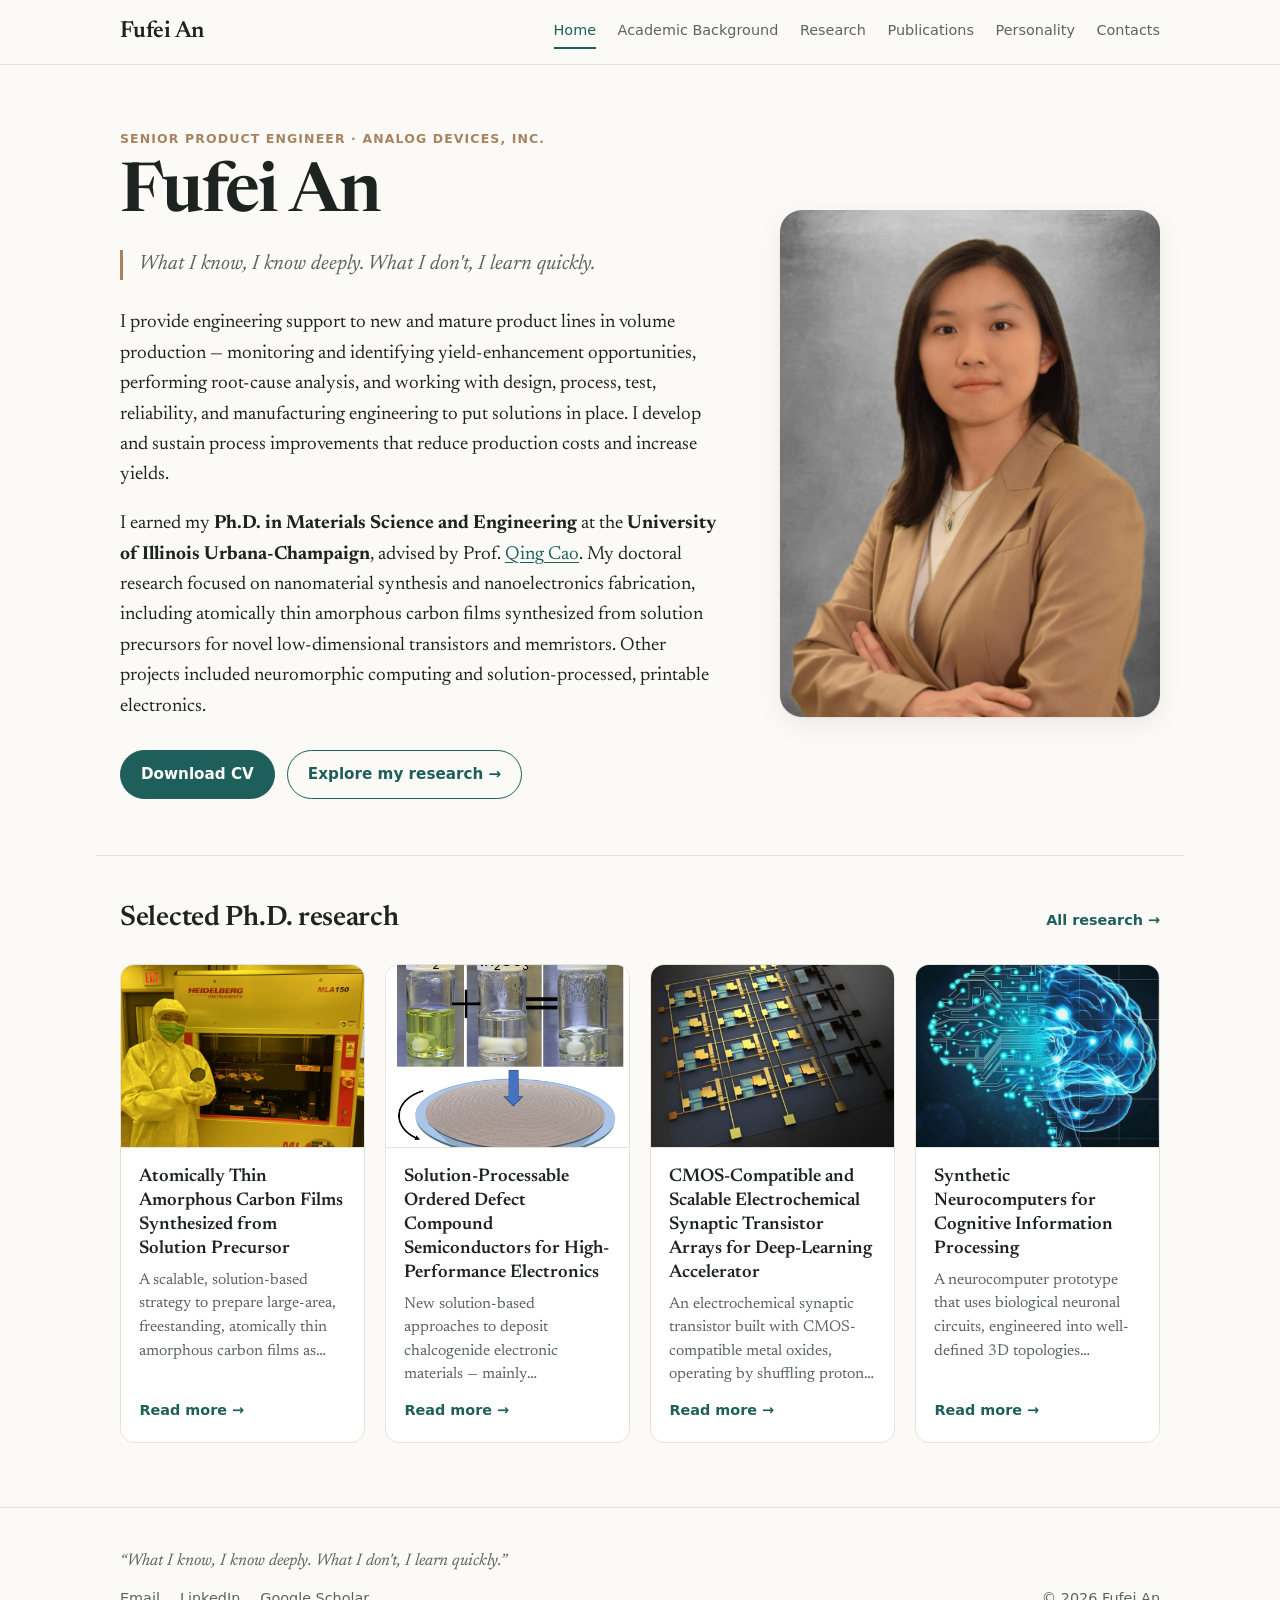
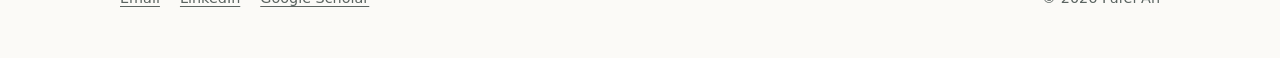
<file: index.html>
<!doctype html><html lang=en-US><head><meta name=generator content="Hugo 0.164.0"><meta charset=utf-8><meta name=viewport content="width=device-width,initial-scale=1"><title>Fufei An</title><meta name=description content="I provide engineering support to new and mature product lines in volume production — monitoring and identifying yield-enhancement opportunities, performing …"><link rel=canonical href=https://fufeian.me/><meta property="og:type" content="website"><meta property="og:site_name" content="Fufei An"><meta property="og:title" content="Fufei An"><meta property="og:description" content="I provide engineering support to new and mature product lines in volume production — monitoring and identifying yield-enhancement opportunities, performing …"><meta property="og:url" content="https://fufeian.me/"><meta property="og:image" content="https://fufeian.me/wp-content/uploads/2023/05/FufeiAnProfessionalPhoto-768x1024.jpg"><meta name=twitter:card content="summary"><meta name=color-scheme content="light dark"><link rel=icon href=/favicon.svg type=image/svg+xml><link rel=preconnect href=https://fonts.googleapis.com><link rel=preconnect href=https://fonts.gstatic.com crossorigin><link rel=stylesheet href="https://fonts.googleapis.com/css2?family=Newsreader:ital,opsz,wght@0,6..72,400..700;1,6..72,400..600&display=swap"><link rel=stylesheet href=/css/main.min.396f3d13bcf6758d6551b4c87f5691c9eabbbce4ee2efc97a62ed411775b8c0e.css integrity="sha256-OW89E7z2dY1lUbTIf1aRyeq7vOTuLvyXpi7UEXdbjA4="></head><body class=kind-home><a class=skip-link href=#main>Skip to content</a><header class=site-header><div class="wrap header-inner"><a class=brand href=/>Fufei An</a><nav class=site-nav aria-label=Main><a href=/ aria-current=page>Home</a>
<a href=/academic-background/>Academic Background</a>
<a href=/research/>Research</a>
<a href=/publication/>Publications</a>
<a href=/personality/>Personality</a>
<a href=/contacts/>Contacts</a></nav></div></header><main id=main><section class="hero wrap"><div class=hero-text><p class=eyebrow>Senior Product Engineer · Analog Devices, Inc.</p><h1 class=hero-name>Fufei An</h1><blockquote class=hero-quote>What I know, I know deeply. What I don't, I learn quickly.</blockquote><div class="prose hero-bio"><p>I provide engineering support to new and mature product lines in volume production — monitoring and identifying yield-enhancement opportunities, performing root-cause analysis, and working with design, process, test, reliability, and manufacturing engineering to put solutions in place. I develop and sustain process improvements that reduce production costs and increase yields.</p><p>I earned my <strong>Ph.D. in Materials Science and Engineering</strong> at the <strong>University of Illinois Urbana-Champaign</strong>, advised by Prof. <a href=https://matse.illinois.edu/people/profile/qingcao2>Qing Cao</a>. My doctoral research focused on nanomaterial synthesis and nanoelectronics fabrication, including atomically thin amorphous carbon films synthesized from solution precursors for novel low-dimensional transistors and memristors. Other projects included neuromorphic computing and solution-processed, printable electronics.</p></div><div class=actions><a class=button href=/wp-content/uploads/2026/07/CV_Fufei-AN_Update.pdf>Download CV</a>
<a class="button button-ghost" href=/research/>Explore my research →</a></div></div><figure class=hero-photo><img src=/wp-content/uploads/2023/05/FufeiAnProfessionalPhoto-768x1024.jpg alt="Portrait of Fufei An" width=768 height=1024></figure></section><section class="wrap home-section"><div class=section-head><h2>Selected Ph.D. research</h2><a class=more href=/research/>All research →</a></div><div class=card-grid><a class=card href=/2d-amorphous-carbon-dielectric-for-nanoelectronics/><img class=card-img src=/wp-content/uploads/2022/06/Image-of-Fufei-An-holding-3-inch-wafer-prototype-1-scaled.jpeg alt loading=lazy>
<span class=card-body><span class=card-title>Atomically Thin Amorphous Carbon Films Synthesized from Solution Precursor</span>
<span class=card-text>A scalable, solution-based strategy to prepare large-area, freestanding, atomically thin amorphous carbon films as novel dielectrics for nanoelectronics — including 2D transistors and memristors with unprecedented performance and uniformity.</span>
<span class=more>Read more →</span>
</span></a><a class=card href=/solution-processable-ordered-defect-compound-semiconductors-for-high-performance-electronics/><img class=card-img src=/wp-content/uploads/2023/12/Picture2-1.png alt loading=lazy>
<span class=card-body><span class=card-title>Solution-Processable Ordered Defect Compound Semiconductors for High-Performance Electronics</span>
<span class=card-text>New solution-based approaches to deposit chalcogenide electronic materials — mainly CuIn&lt;sub>5&lt;/sub>Se&lt;sub>8&lt;/sub> — for high-performance thin-film transistors, with much faster throughput and lower equipment cost than vacuum-based deposition.</span>
<span class=more>Read more →</span>
</span></a><a class=card href=/cmos-compatible-ecram/><img class=card-img src=/wp-content/uploads/2023/04/CMOS-image.png alt loading=lazy>
<span class=card-body><span class=card-title>CMOS-Compatible and Scalable Electrochemical Synaptic Transistor Arrays for Deep-Learning Accelerator</span>
<span class=card-text>An electrochemical synaptic transistor built with CMOS-compatible metal oxides, operating by shuffling protons within a symmetric gate stack — delivering high-speed, symmetric analog programming with small variability, scalable to nanometer footprints.</span>
<span class=more>Read more →</span>
</span></a><a class=card href=/synthetic-neurocomputers-for-cognitive-information-processing/><img class=card-img src=/wp-content/uploads/2022/07/1.jpg alt loading=lazy>
<span class=card-body><span class=card-title>Synthetic Neurocomputers for Cognitive Information Processing</span>
<span class=card-text>A neurocomputer prototype that uses biological neuronal circuits, engineered into well-defined 3D topologies reminiscent of deep-neural-network models, as its information-processing units — with integrated electronic and optoelectronic devices to drive and monitor each neural cell.</span>
<span class=more>Read more →</span></span></a></div></section></main><footer class=site-footer><div class="wrap footer-inner"><p class=footer-quote>“What I know, I know deeply. What I don't, I learn quickly.”</p><ul class=footer-links><li><a href=mailto:fufeian1995@gmail.com>Email</a></li><li><a href=https://www.linkedin.com/in/fufei-an-964aa0138/ rel=noopener>LinkedIn</a></li><li><a href="https://scholar.google.com/citations?user=dGFfGi8AAAAJ&amp;hl=en" rel=noopener>Google Scholar</a></li></ul><p class=footer-copy>© 2026 Fufei An</p></div></footer></body></html>
</file>
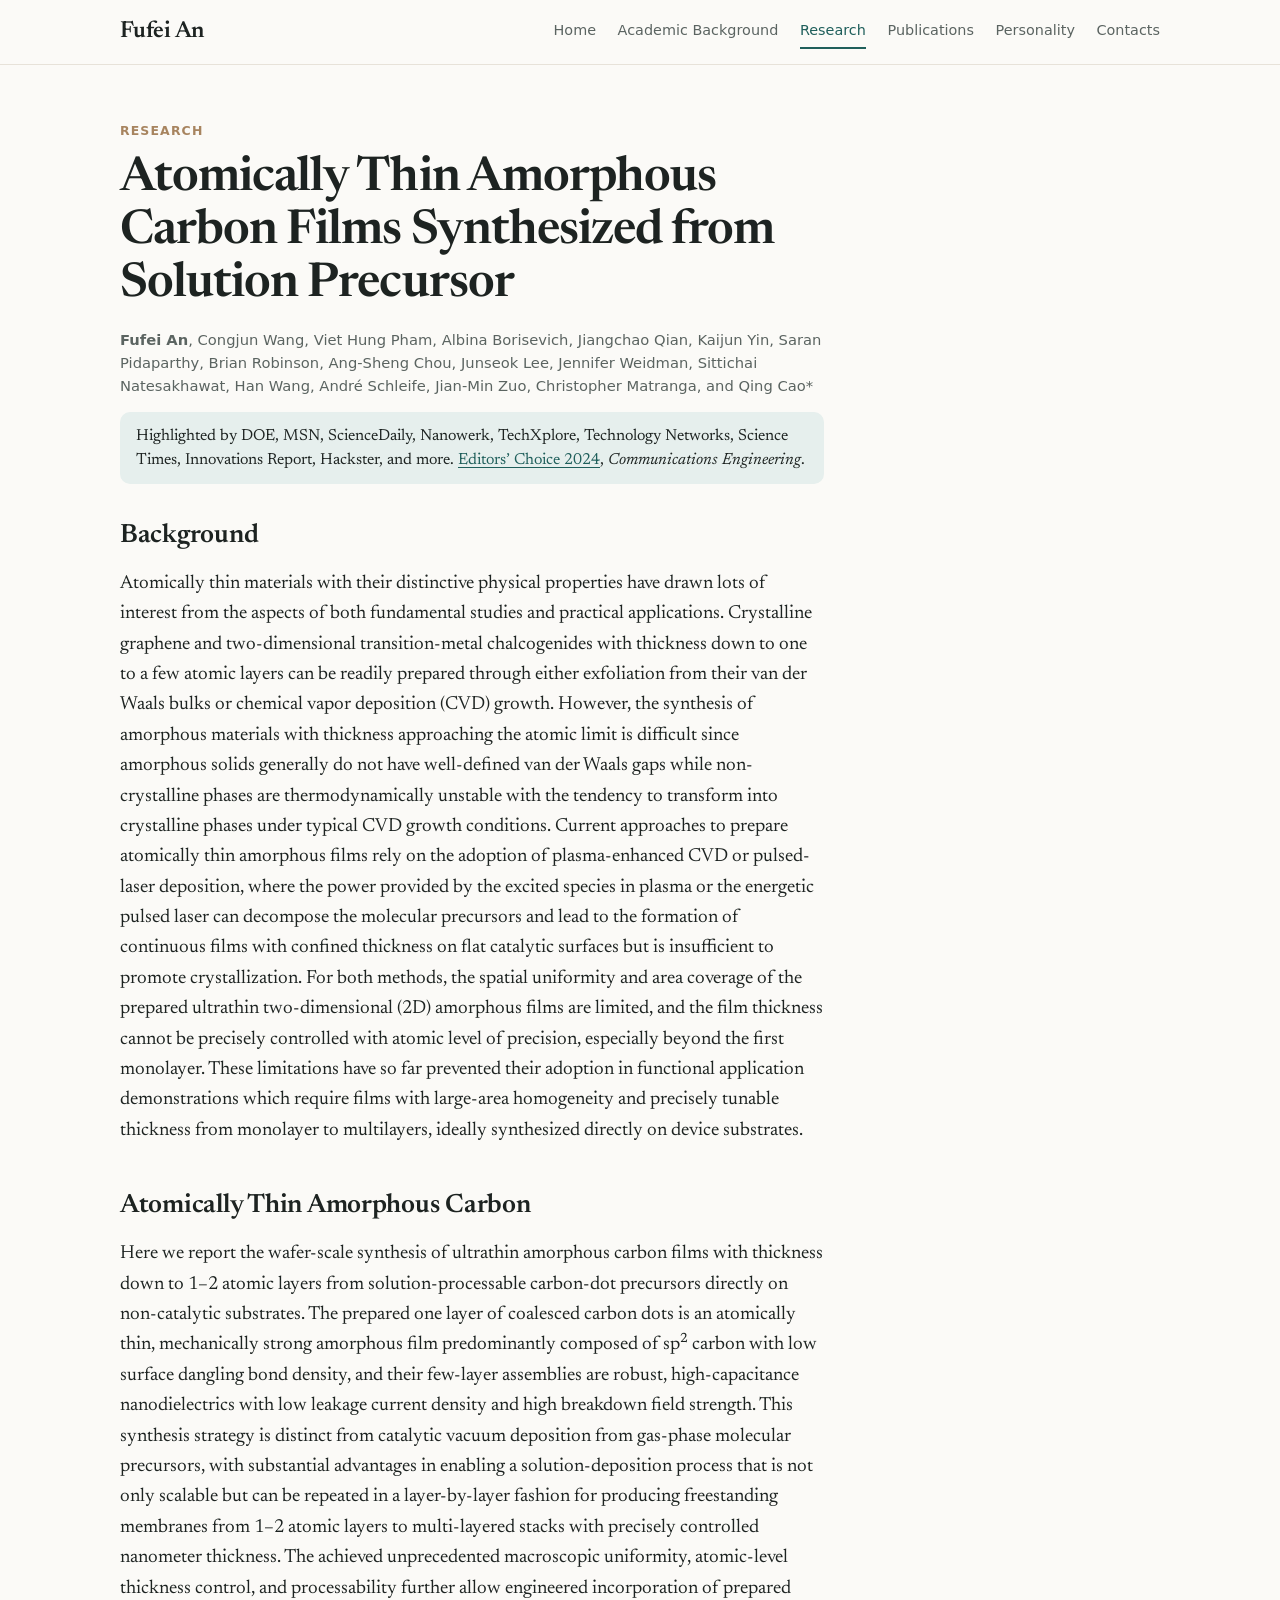
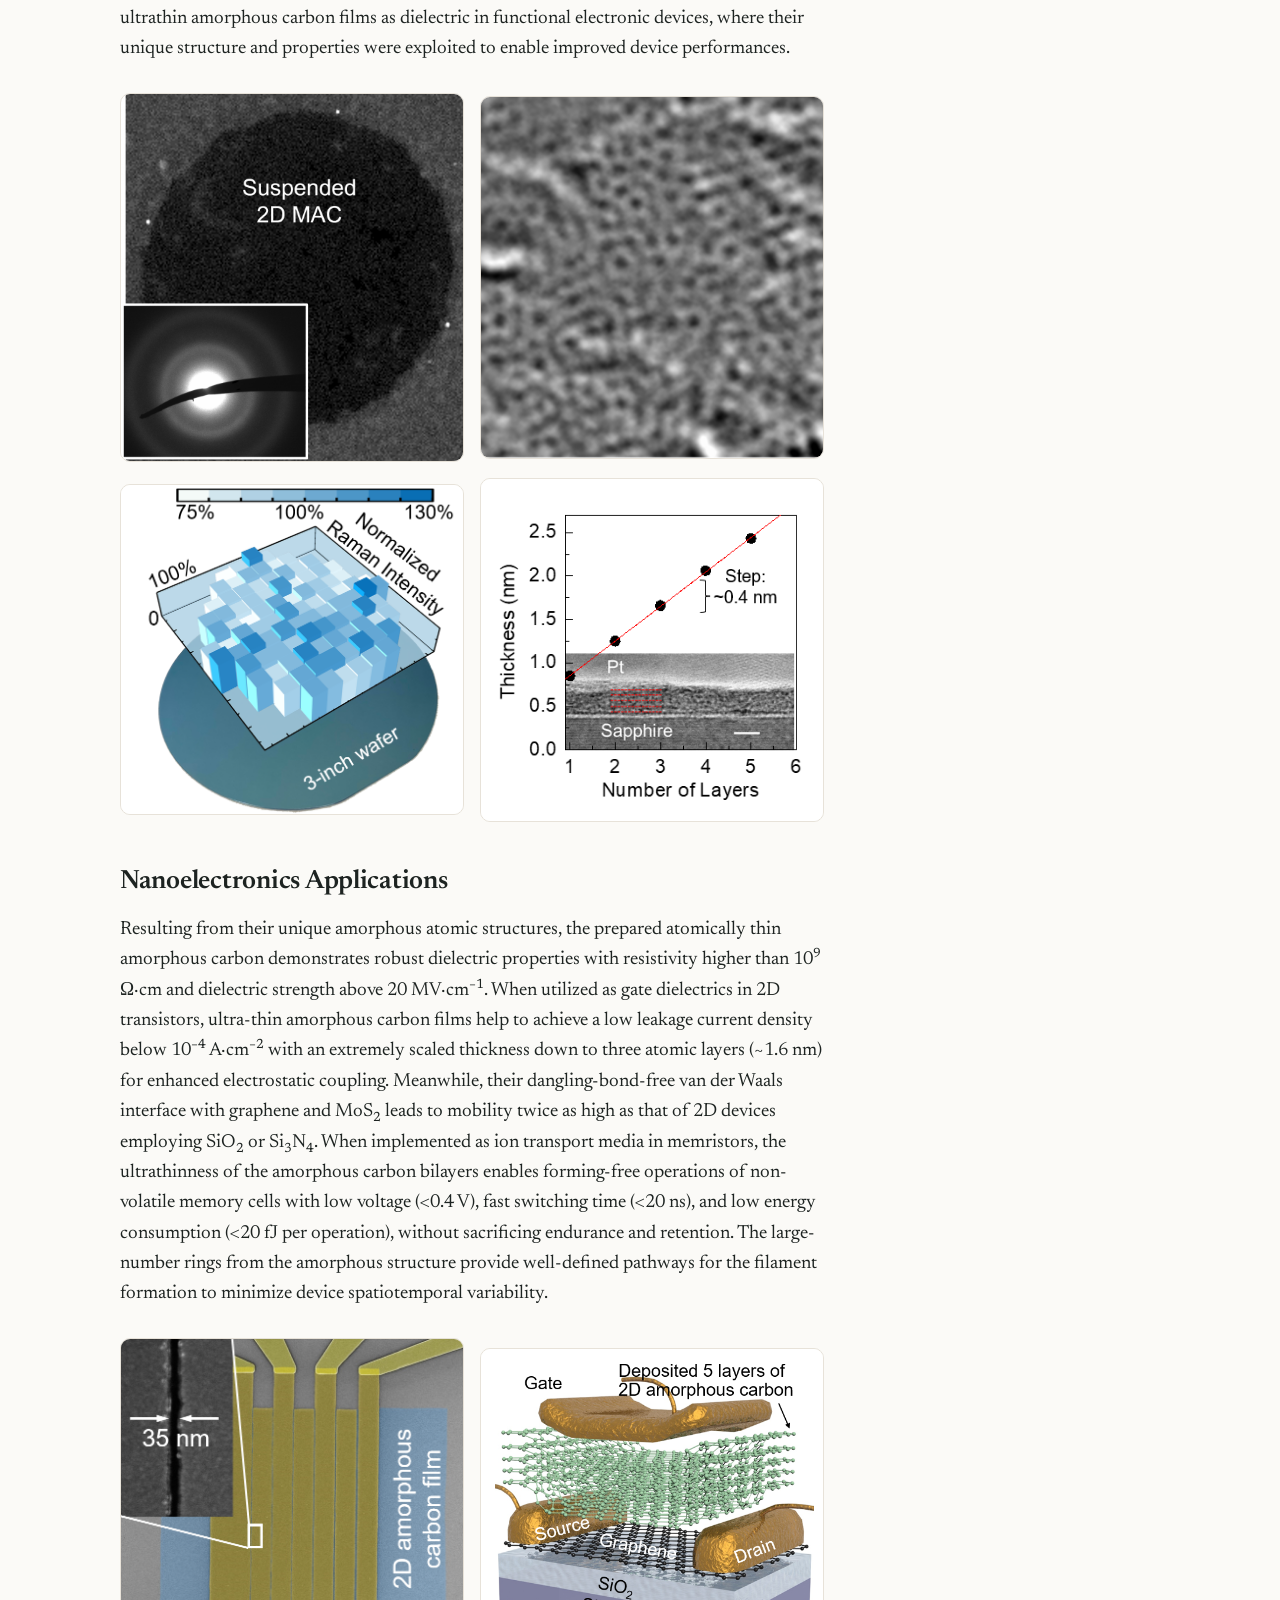
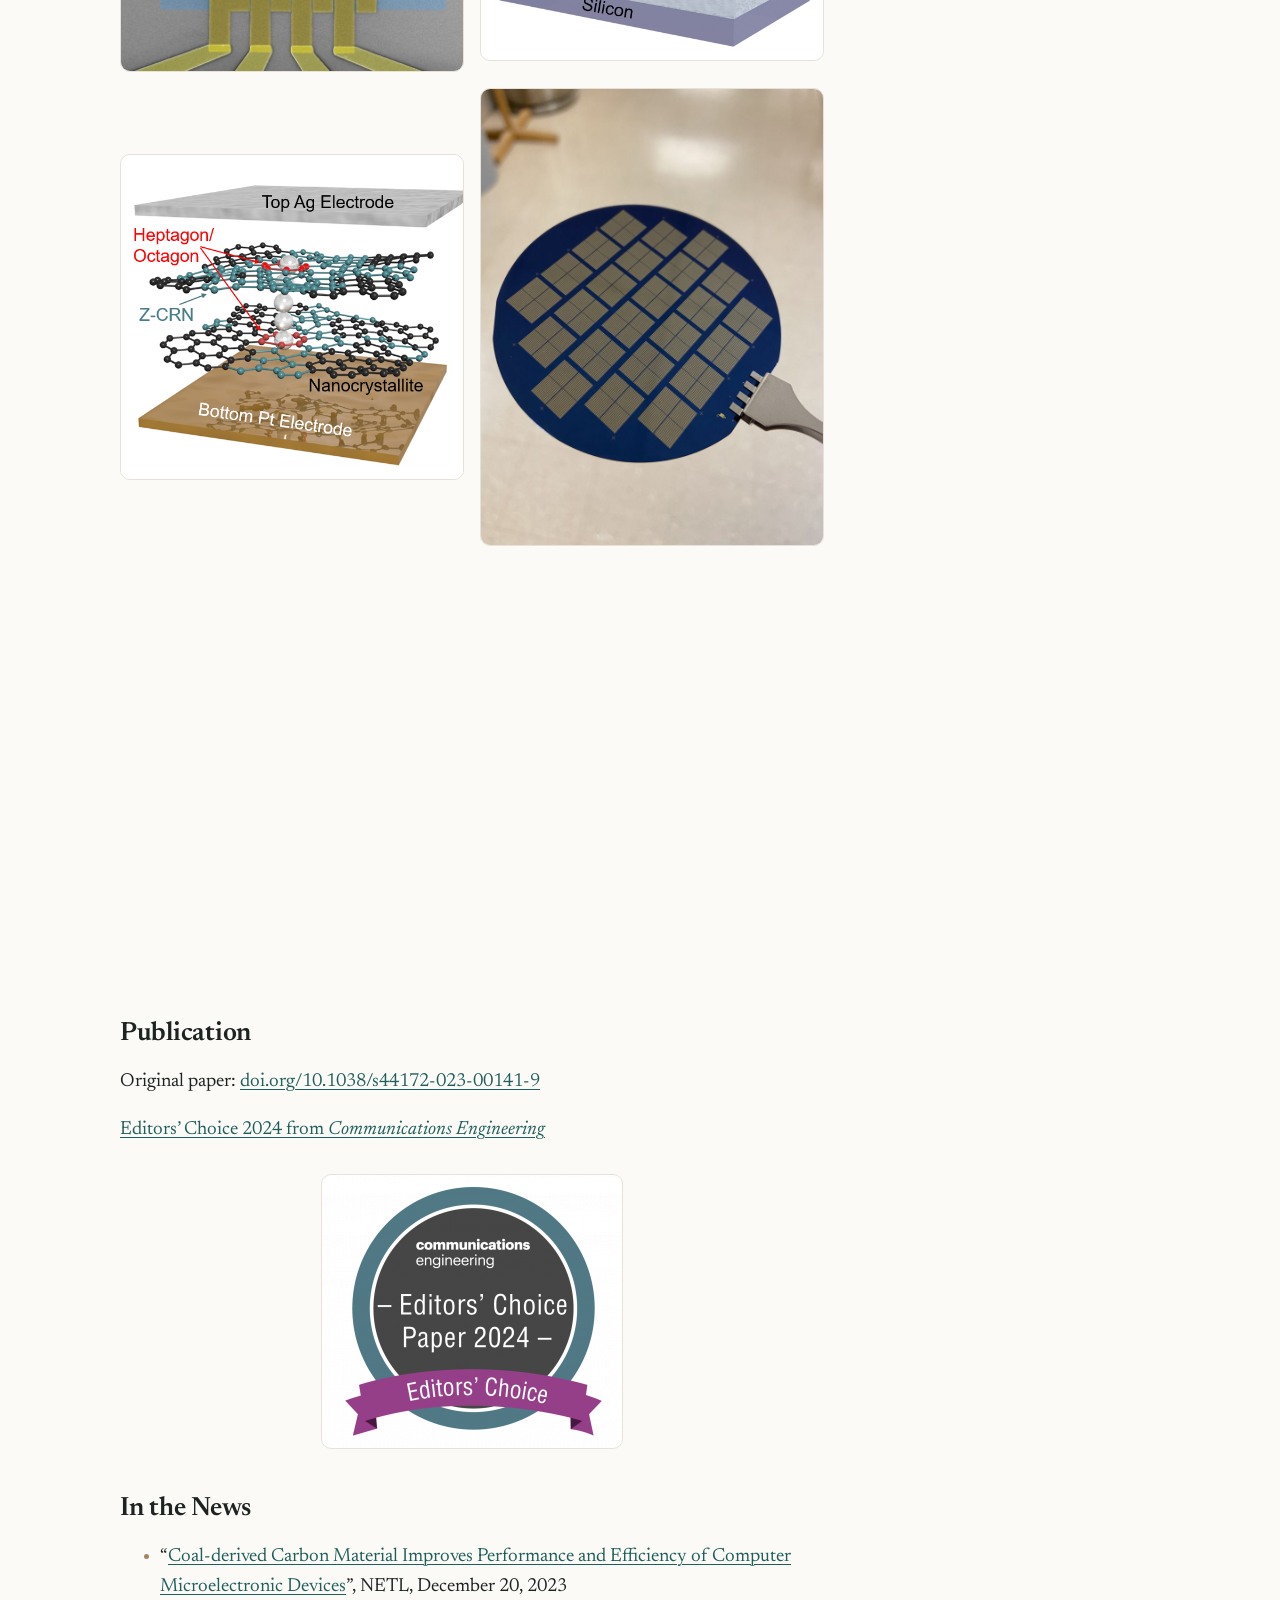
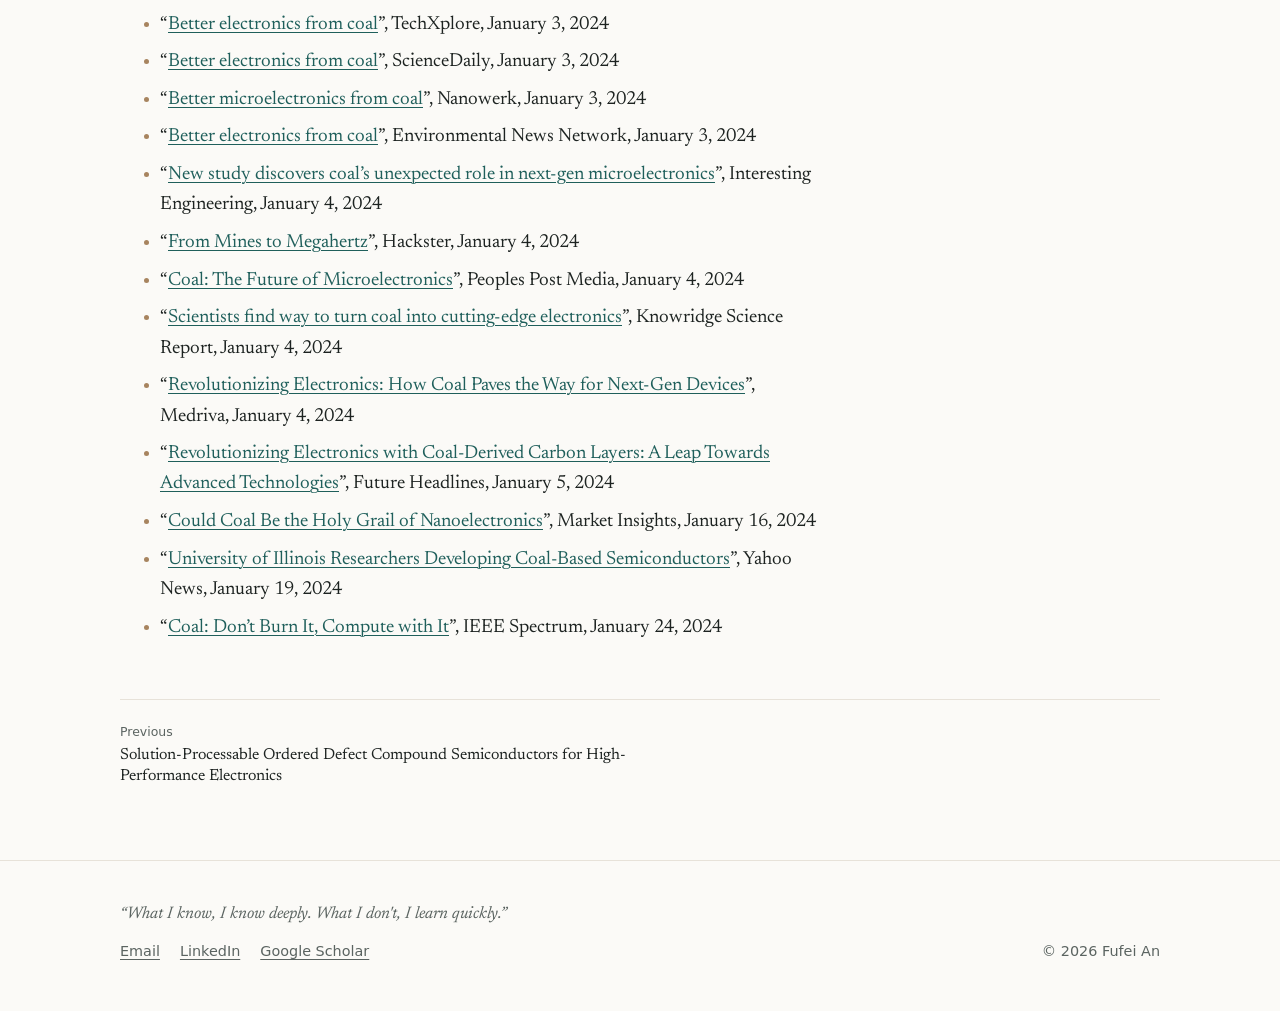
<file: 2d-amorphous-carbon-dielectric-for-nanoelectronics/index.html>
<!doctype html><html lang=en-US><head><meta charset=utf-8><meta name=viewport content="width=device-width,initial-scale=1"><title>Atomically Thin Amorphous Carbon Films Synthesized from Solution Precursor — Fufei An</title><meta name=description content="A scalable, solution-based strategy to prepare large-area, freestanding, atomically thin amorphous carbon films as novel dielectrics for nanoelectronics — …"><link rel=canonical href=https://fufeian.me/2d-amorphous-carbon-dielectric-for-nanoelectronics/><meta property="og:type" content="article"><meta property="og:site_name" content="Fufei An"><meta property="og:title" content="Atomically Thin Amorphous Carbon Films Synthesized from Solution Precursor — Fufei An"><meta property="og:description" content="A scalable, solution-based strategy to prepare large-area, freestanding, atomically thin amorphous carbon films as novel dielectrics for nanoelectronics — …"><meta property="og:url" content="https://fufeian.me/2d-amorphous-carbon-dielectric-for-nanoelectronics/"><meta property="og:image" content="https://fufeian.me/wp-content/uploads/2022/06/Image-of-Fufei-An-holding-3-inch-wafer-prototype-1-scaled.jpeg"><meta name=twitter:card content="summary"><meta name=color-scheme content="light dark"><link rel=icon href=/favicon.svg type=image/svg+xml><link rel=preconnect href=https://fonts.googleapis.com><link rel=preconnect href=https://fonts.gstatic.com crossorigin><link rel=stylesheet href="https://fonts.googleapis.com/css2?family=Newsreader:ital,opsz,wght@0,6..72,400..700;1,6..72,400..600&display=swap"><link rel=stylesheet href=/css/main.min.396f3d13bcf6758d6551b4c87f5691c9eabbbce4ee2efc97a62ed411775b8c0e.css integrity="sha256-OW89E7z2dY1lUbTIf1aRyeq7vOTuLvyXpi7UEXdbjA4="></head><body class=kind-page><a class=skip-link href=#main>Skip to content</a><header class=site-header><div class="wrap header-inner"><a class=brand href=/>Fufei An</a><nav class=site-nav aria-label=Main><a href=/>Home</a>
<a href=/academic-background/>Academic Background</a>
<a href=/research/ aria-current=page>Research</a>
<a href=/publication/>Publications</a>
<a href=/personality/>Personality</a>
<a href=/contacts/>Contacts</a></nav></div></header><main id=main><article class="wrap page"><header class=page-head><p class=eyebrow><a href=/research/>Research</a></p><h1 class=page-title>Atomically Thin Amorphous Carbon Films Synthesized from Solution Precursor</h1><p class=authors><strong>Fufei An</strong>, Congjun Wang, Viet Hung Pham, Albina Borisevich, Jiangchao Qian, Kaijun Yin, Saran Pidaparthy, Brian Robinson, Ang-Sheng Chou, Junseok Lee, Jennifer Weidman, Sittichai Natesakhawat, Han Wang, André Schleife, Jian-Min Zuo, Christopher Matranga, and Qing Cao*</p><p class=highlight>Highlighted by DOE, MSN, ScienceDaily, Nanowerk, TechXplore, Technology Networks, Science Times, Innovations Report, Hackster, and more. <a href=/wp-content/uploads/2025/01/s44172-024-00335-9.pdf>Editors&rsquo; Choice 2024</a>, <em>Communications Engineering</em>.</p></header><div class=prose><h2 id=background>Background</h2><p>Atomically thin materials with their distinctive physical properties have drawn lots of interest from the aspects of both fundamental studies and practical applications. Crystalline graphene and two-dimensional transition-metal chalcogenides with thickness down to one to a few atomic layers can be readily prepared through either exfoliation from their van der Waals bulks or chemical vapor deposition (CVD) growth. However, the synthesis of amorphous materials with thickness approaching the atomic limit is difficult since amorphous solids generally do not have well-defined van der Waals gaps while non-crystalline phases are thermodynamically unstable with the tendency to transform into crystalline phases under typical CVD growth conditions. Current approaches to prepare atomically thin amorphous films rely on the adoption of plasma-enhanced CVD or pulsed-laser deposition, where the power provided by the excited species in plasma or the energetic pulsed laser can decompose the molecular precursors and lead to the formation of continuous films with confined thickness on flat catalytic surfaces but is insufficient to promote crystallization. For both methods, the spatial uniformity and area coverage of the prepared ultrathin two-dimensional (2D) amorphous films are limited, and the film thickness cannot be precisely controlled with atomic level of precision, especially beyond the first monolayer. These limitations have so far prevented their adoption in functional application demonstrations which require films with large-area homogeneity and precisely tunable thickness from monolayer to multilayers, ideally synthesized directly on device substrates.</p><h2 id=atomically-thin-amorphous-carbon>Atomically Thin Amorphous Carbon</h2><p>Here we report the wafer-scale synthesis of ultrathin amorphous carbon films with thickness down to 1–2 atomic layers from solution-processable carbon-dot precursors directly on non-catalytic substrates. The prepared one layer of coalesced carbon dots is an atomically thin, mechanically strong amorphous film predominantly composed of sp<sup>2</sup> carbon with low surface dangling bond density, and their few-layer assemblies are robust, high-capacitance nanodielectrics with low leakage current density and high breakdown field strength. This synthesis strategy is distinct from catalytic vacuum deposition from gas-phase molecular precursors, with substantial advantages in enabling a solution-deposition process that is not only scalable but can be repeated in a layer-by-layer fashion for producing freestanding membranes from 1–2 atomic layers to multi-layered stacks with precisely controlled nanometer thickness. The achieved unprecedented macroscopic uniformity, atomic-level thickness control, and processability further allow engineered incorporation of prepared ultrathin amorphous carbon films as dielectric in functional electronic devices, where their unique structure and properties were exploited to enable improved device performances.</p><div class=figures><a href=/wp-content/uploads/2023/01/5.png><img src=/wp-content/uploads/2023/01/5-954x1024.png alt loading=lazy decoding=async></a>
<a href=/wp-content/uploads/2023/01/2.png><img src=/wp-content/uploads/2023/01/2.png alt loading=lazy decoding=async></a>
<a href=/wp-content/uploads/2023/01/4-1.png><img src=/wp-content/uploads/2023/01/4-1.png alt loading=lazy decoding=async></a>
<a href=/wp-content/uploads/2023/01/12.png><img src=/wp-content/uploads/2023/01/12.png alt loading=lazy decoding=async></a></div><h2 id=nanoelectronics-applications>Nanoelectronics Applications</h2><p>Resulting from their unique amorphous atomic structures, the prepared atomically thin amorphous carbon demonstrates robust dielectric properties with resistivity higher than 10<sup>9</sup> Ω·cm and dielectric strength above 20 MV·cm<sup>−1</sup>. When utilized as gate dielectrics in 2D transistors, ultra-thin amorphous carbon films help to achieve a low leakage current density below 10<sup>−4</sup> A·cm<sup>−2</sup> with an extremely scaled thickness down to three atomic layers (~1.6 nm) for enhanced electrostatic coupling. Meanwhile, their dangling-bond-free van der Waals interface with graphene and MoS<sub>2</sub> leads to mobility twice as high as that of 2D devices employing SiO<sub>2</sub> or Si<sub>3</sub>N<sub>4</sub>. When implemented as ion transport media in memristors, the ultrathinness of the amorphous carbon bilayers enables forming-free operations of non-volatile memory cells with low voltage (&lt;0.4 V), fast switching time (&lt;20 ns), and low energy consumption (&lt;20 fJ per operation), without sacrificing endurance and retention. The large-number rings from the amorphous structure provide well-defined pathways for the filament formation to minimize device spatiotemporal variability.</p><div class=figures><a href=/wp-content/uploads/2023/01/1.png><img src=/wp-content/uploads/2023/01/1.png alt loading=lazy decoding=async></a>
<a href=/wp-content/uploads/2023/01/6.png><img src=/wp-content/uploads/2023/01/6.png alt loading=lazy decoding=async></a>
<a href=/wp-content/uploads/2023/01/3-1.png><img src=/wp-content/uploads/2023/01/3-1.png alt loading=lazy decoding=async></a>
<a href=/wp-content/uploads/2022/06/IMG_3362-scaled.jpeg><img src=/wp-content/uploads/2022/06/IMG_3362-768x1024.jpeg alt="Fufei An holding a wafer" loading=lazy decoding=async></a></div><div style=position:relative;padding-bottom:56.25%;height:0;overflow:hidden><iframe allow="accelerometer; autoplay; clipboard-write; encrypted-media; gyroscope; picture-in-picture; web-share; fullscreen" loading=eager referrerpolicy=strict-origin-when-cross-origin src="https://www.youtube-nocookie.com/embed/z66xxslS_Z4?autoplay=0&amp;controls=1&amp;end=0&amp;loop=0&amp;mute=0&amp;start=0" style=position:absolute;top:0;left:0;width:100%;height:100%;border:0 title="YouTube video"></iframe></div><h2 id=publication>Publication</h2><p>Original paper: <a href=https://doi.org/10.1038/s44172-023-00141-9>doi.org/10.1038/s44172-023-00141-9</a></p><p><a href=/wp-content/uploads/2025/01/s44172-024-00335-9.pdf>Editors&rsquo; Choice 2024 from <em>Communications Engineering</em></a></p><p><img src=/wp-content/uploads/2025/01/Ed-Choice-24-Comms-Eng-300x273.png alt="Communications Engineering Editors&rsquo; Choice 2024" loading=lazy decoding=async></p><h2 id=in-the-news>In the News</h2><ul><li>“<a href=https://netl.doe.gov/node/13199>Coal-derived Carbon Material Improves Performance and Efficiency of Computer Microelectronic Devices</a>”, NETL, December 20, 2023</li><li>“<a href=/wp-content/uploads/2025/01/2024-01-microelectronics-coal.pdf>Better electronics from coal</a>”, TechXplore, January 3, 2024</li><li>“<a href=/wp-content/uploads/2025/01/Better-microelectronics-from-coal-_-ScienceDaily.pdf>Better electronics from coal</a>”, ScienceDaily, January 3, 2024</li><li>“<a href=/wp-content/uploads/2025/01/nanowerk.com-Better-microelectronics-from-coal.pdf>Better microelectronics from coal</a>”, Nanowerk, January 3, 2024</li><li>“<a href=/wp-content/uploads/2025/01/Environmental-News-Network-Better-Microelectronics-from-Coal.pdf>Better electronics from coal</a>”, Environmental News Network, January 3, 2024</li><li>“<a href=/wp-content/uploads/2025/01/Interestingengineering.com_Microelectronics-Coals-unexpected-role-in-next-gen-devices.pdf>New study discovers coal’s unexpected role in next-gen microelectronics</a>”, Interesting Engineering, January 4, 2024</li><li>“<a href=/wp-content/uploads/2025/01/hackster.io-From-Mines-to-Megahertz.pdf>From Mines to Megahertz</a>”, Hackster, January 4, 2024</li><li>“<a href=/wp-content/uploads/2025/01/peoplespostmedia.com-Coal-The-Future-of-Microelectronics.pdf>Coal: The Future of Microelectronics</a>”, Peoples Post Media, January 4, 2024</li><li>“<a href=/wp-content/uploads/2025/01/knowridge.com-Scientists-find-way-to-turn-coal-into-cutting-edge-electronics.pdf>Scientists find way to turn coal into cutting-edge electronics</a>”, Knowridge Science Report, January 4, 2024</li><li>“<a href=/wp-content/uploads/2025/01/Medriva_Researchers-Transform-Coal-into-High-Pu.pdf>Revolutionizing Electronics: How Coal Paves the Way for Next-Gen Devices</a>”, Medriva, January 4, 2024</li><li>“<a href=/wp-content/uploads/2025/01/fupubheadlines.com-Revolutionizing-Electronics-with-Coal-Derived-Carbon-Layers-A-Leap-Towards-Advanced-Technologies.pdf>Revolutionizing Electronics with Coal-Derived Carbon Layers: A Leap Towards Advanced Technologies</a>”, Future Headlines, January 5, 2024</li><li>“<a href=/wp-content/uploads/2025/01/Could-Coal-Be-the-Holy-Grail-of-Nanoelectronics.pdf>Could Coal Be the Holy Grail of Nanoelectronics</a>”, Market Insights, January 16, 2024</li><li>“<a href=/wp-content/uploads/2025/01/University-of-Illinois-researchers-developing-coal-based-semiconductor.pdf>University of Illinois Researchers Developing Coal-Based Semiconductors</a>”, Yahoo News, January 19, 2024</li><li>“<a href=/wp-content/uploads/2025/01/IEEE_Spectrum_Coal-Dont-Burn-It-Compute-With-It.pdf>Coal: Don’t Burn It, Compute with It</a>”, IEEE Spectrum, January 24, 2024</li></ul></div><nav class=pager aria-label="More research"><a href=/solution-processable-ordered-defect-compound-semiconductors-for-high-performance-electronics/><span>Previous</span>Solution-Processable Ordered Defect Compound Semiconductors for High-Performance Electronics</a></nav></article></main><footer class=site-footer><div class="wrap footer-inner"><p class=footer-quote>“What I know, I know deeply. What I don't, I learn quickly.”</p><ul class=footer-links><li><a href=mailto:fufeian1995@gmail.com>Email</a></li><li><a href=https://www.linkedin.com/in/fufei-an-964aa0138/ rel=noopener>LinkedIn</a></li><li><a href="https://scholar.google.com/citations?user=dGFfGi8AAAAJ&amp;hl=en" rel=noopener>Google Scholar</a></li></ul><p class=footer-copy>© 2026 Fufei An</p></div></footer></body></html>
</file>
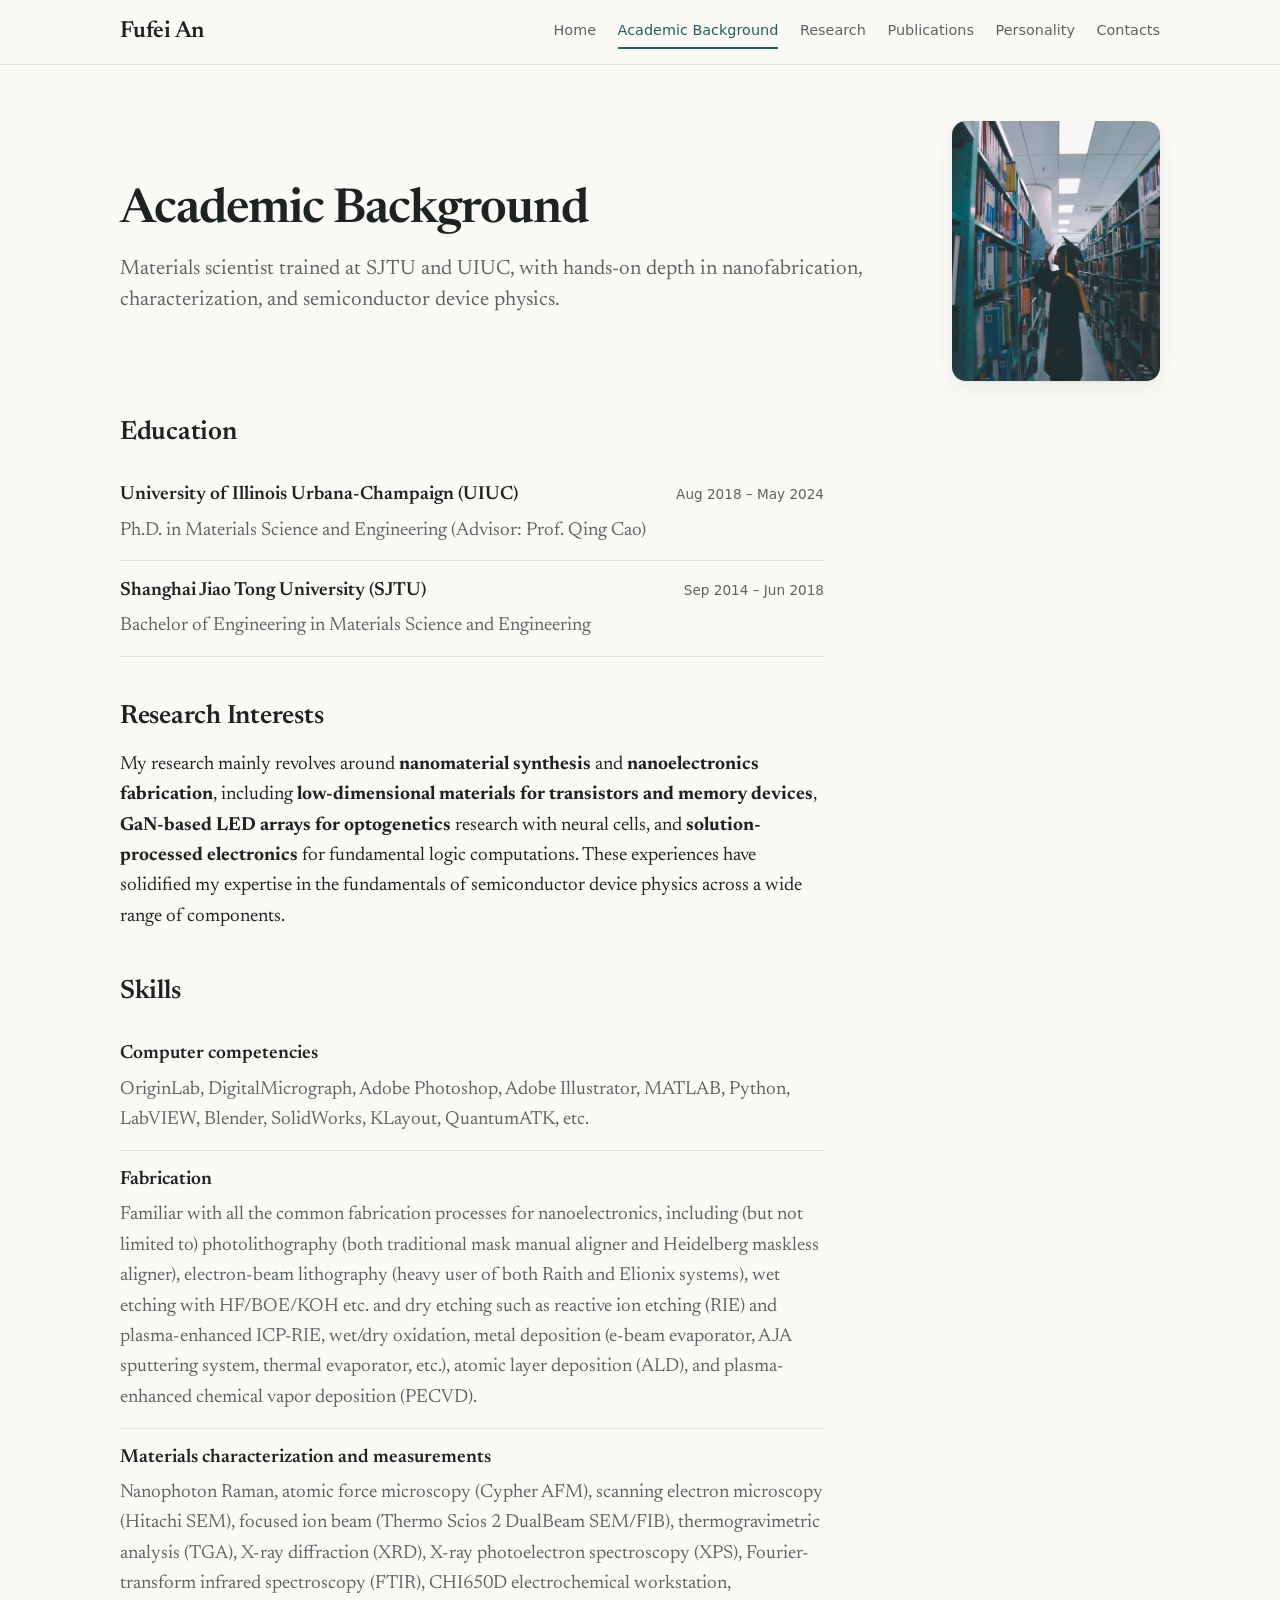
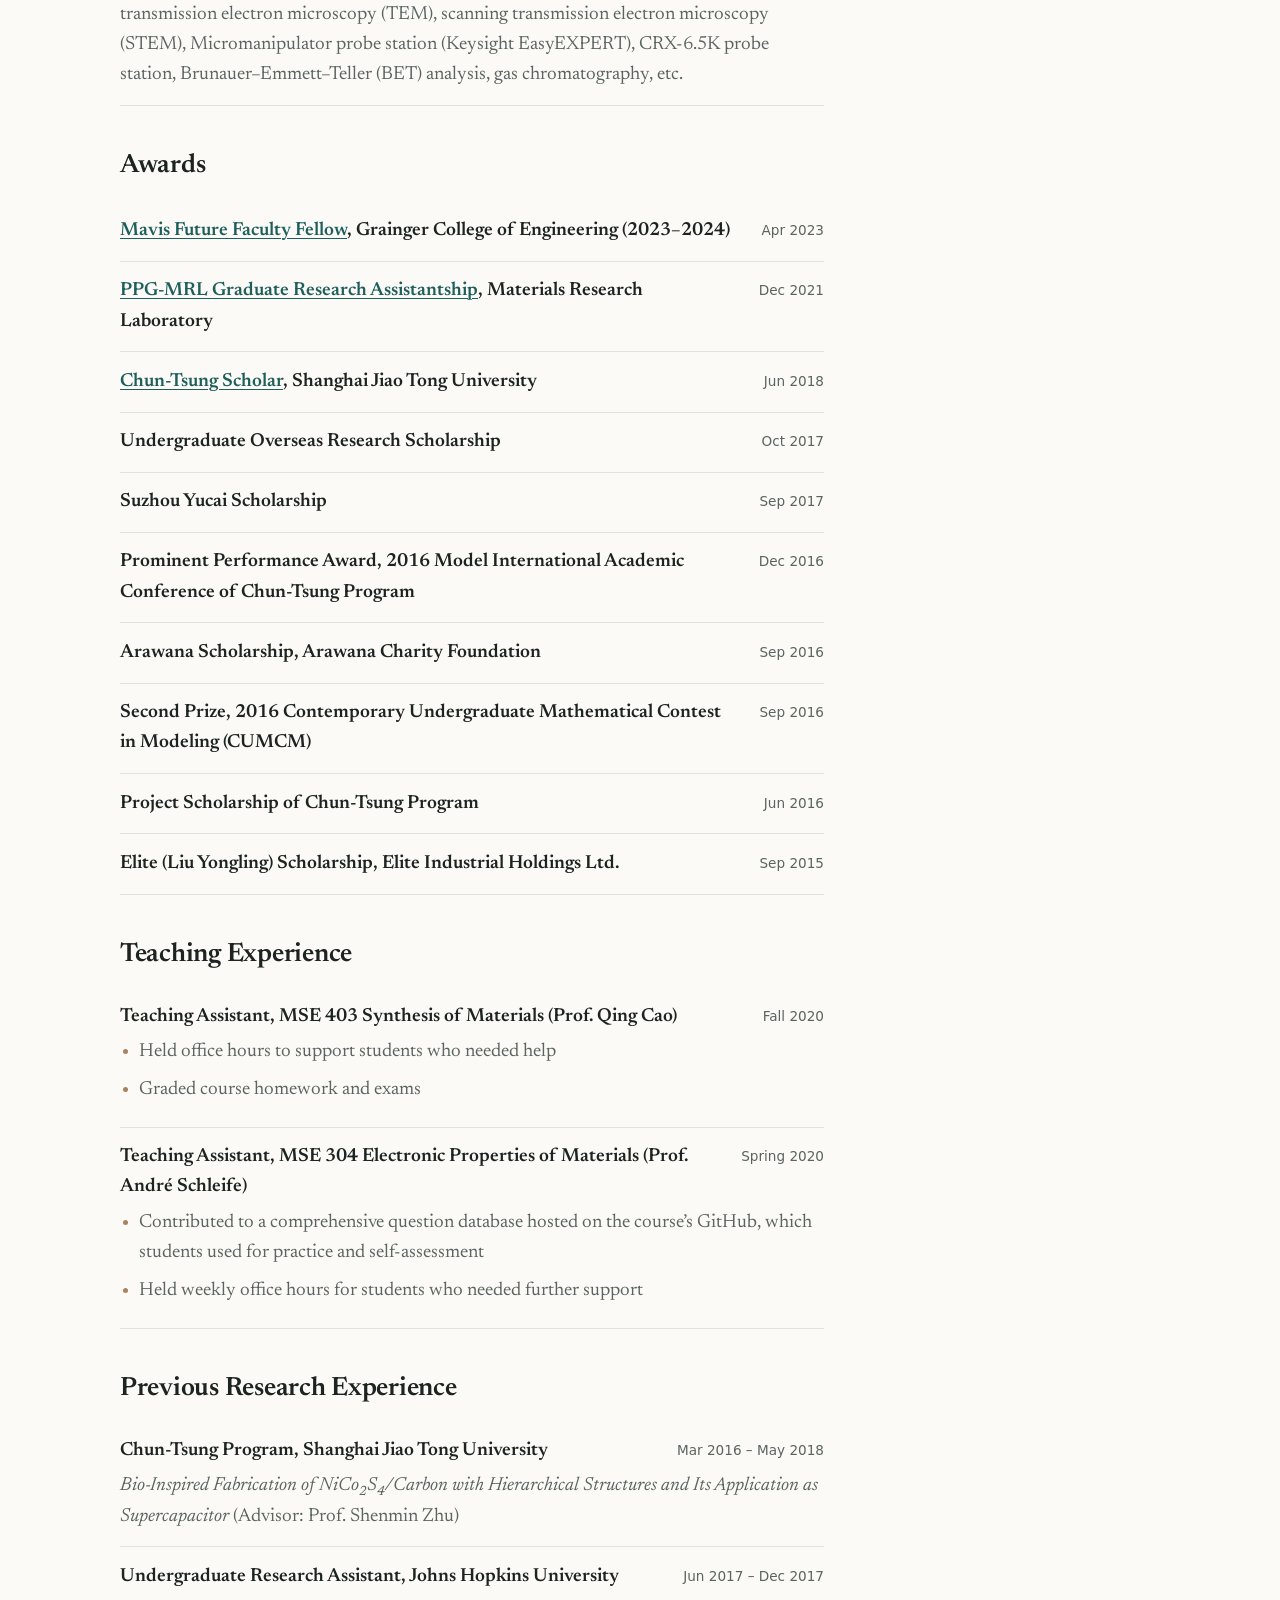
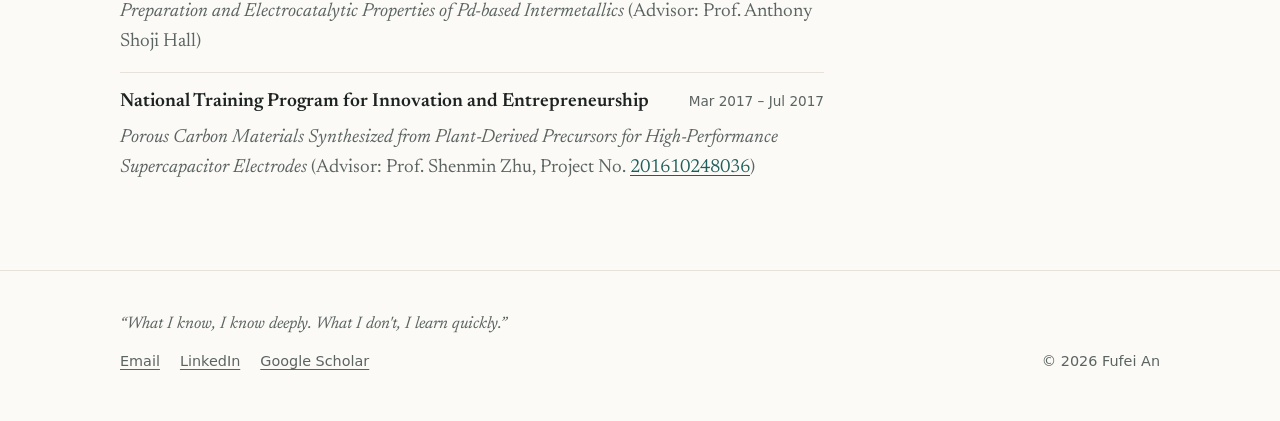
<file: academic-background/index.html>
<!doctype html><html lang=en-US><head><meta charset=utf-8><meta name=viewport content="width=device-width,initial-scale=1"><title>Academic Background — Fufei An</title><meta name=description content="Education University of Illinois Urbana-Champaign (UIUC)
Aug 2018 – May 2024
Ph.D. in Materials Science and Engineering (Advisor: Prof. Qing Cao)
Shanghai Jiao …"><link rel=canonical href=https://fufeian.me/academic-background/><meta property="og:type" content="article"><meta property="og:site_name" content="Fufei An"><meta property="og:title" content="Academic Background — Fufei An"><meta property="og:description" content="Education University of Illinois Urbana-Champaign (UIUC)
Aug 2018 – May 2024
Ph.D. in Materials Science and Engineering (Advisor: Prof. Qing Cao)
Shanghai Jiao …"><meta property="og:url" content="https://fufeian.me/academic-background/"><meta property="og:image" content="https://fufeian.me/wp-content/uploads/2022/06/Fufei-2-scaled.jpg"><meta name=twitter:card content="summary"><meta name=color-scheme content="light dark"><link rel=icon href=/favicon.svg type=image/svg+xml><link rel=preconnect href=https://fonts.googleapis.com><link rel=preconnect href=https://fonts.gstatic.com crossorigin><link rel=stylesheet href="https://fonts.googleapis.com/css2?family=Newsreader:ital,opsz,wght@0,6..72,400..700;1,6..72,400..600&display=swap"><link rel=stylesheet href=/css/main.min.396f3d13bcf6758d6551b4c87f5691c9eabbbce4ee2efc97a62ed411775b8c0e.css integrity="sha256-OW89E7z2dY1lUbTIf1aRyeq7vOTuLvyXpi7UEXdbjA4="></head><body class=kind-page><a class=skip-link href=#main>Skip to content</a><header class=site-header><div class="wrap header-inner"><a class=brand href=/>Fufei An</a><nav class=site-nav aria-label=Main><a href=/>Home</a>
<a href=/academic-background/ aria-current=page>Academic Background</a>
<a href=/research/>Research</a>
<a href=/publication/>Publications</a>
<a href=/personality/>Personality</a>
<a href=/contacts/>Contacts</a></nav></div></header><main id=main><article class="wrap page"><header class="page-head has-image"><div><h1 class=page-title>Academic Background</h1><p class=lead>Materials scientist trained at SJTU and UIUC, with hands-on depth in nanofabrication, characterization, and semiconductor device physics.</p></div><img class=page-portrait src=/wp-content/uploads/2022/06/Fufei-2-scaled.jpg alt="Photo of Fufei An"></header><div class=prose><h2 id=education>Education</h2><div class=entry><div class=entry-head><p class=entry-title>University of Illinois Urbana-Champaign (UIUC)</p><p class=entry-date>Aug 2018 – May 2024</p></div><div class=entry-body><p>Ph.D. in Materials Science and Engineering (Advisor: Prof. Qing Cao)</p></div></div><div class=entry><div class=entry-head><p class=entry-title>Shanghai Jiao Tong University (SJTU)</p><p class=entry-date>Sep 2014 – Jun 2018</p></div><div class=entry-body><p>Bachelor of Engineering in Materials Science and Engineering</p></div></div><h2 id=research-interests>Research Interests</h2><p>My research mainly revolves around <strong>nanomaterial synthesis</strong> and <strong>nanoelectronics fabrication</strong>, including <strong>low-dimensional materials for transistors and memory devices</strong>, <strong>GaN-based LED arrays for optogenetics</strong> research with neural cells, and <strong>solution-processed electronics</strong> for fundamental logic computations. These experiences have solidified my expertise in the fundamentals of semiconductor device physics across a wide range of components.</p><h2 id=skills>Skills</h2><div class=entry><div class=entry-head><p class=entry-title>Computer competencies</p></div><div class=entry-body><p>OriginLab, DigitalMicrograph, Adobe Photoshop, Adobe Illustrator, MATLAB, Python, LabVIEW, Blender, SolidWorks, KLayout, QuantumATK, etc.</p></div></div><div class=entry><div class=entry-head><p class=entry-title>Fabrication</p></div><div class=entry-body><p>Familiar with all the common fabrication processes for nanoelectronics, including (but not limited to) photolithography (both traditional mask manual aligner and Heidelberg maskless aligner), electron-beam lithography (heavy user of both Raith and Elionix systems), wet etching with HF/BOE/KOH etc. and dry etching such as reactive ion etching (RIE) and plasma-enhanced ICP-RIE, wet/dry oxidation, metal deposition (e-beam evaporator, AJA sputtering system, thermal evaporator, etc.), atomic layer deposition (ALD), and plasma-enhanced chemical vapor deposition (PECVD).</p></div></div><div class=entry><div class=entry-head><p class=entry-title>Materials characterization and measurements</p></div><div class=entry-body><p>Nanophoton Raman, atomic force microscopy (Cypher AFM), scanning electron microscopy (Hitachi SEM), focused ion beam (Thermo Scios 2 DualBeam SEM/FIB), thermogravimetric analysis (TGA), X-ray diffraction (XRD), X-ray photoelectron spectroscopy (XPS), Fourier-transform infrared spectroscopy (FTIR), CHI650D electrochemical workstation, transmission electron microscopy (TEM), scanning transmission electron microscopy (STEM), Micromanipulator probe station (Keysight EasyEXPERT), CRX-6.5K probe station, Brunauer–Emmett–Teller (BET) analysis, gas chromatography, etc.</p></div></div><h2 id=awards>Awards</h2><p><div class=entry><div class=entry-head><p class=entry-title><a href=https://mavis.grainger.illinois.edu/people/groups/current-mavis-fellow/>Mavis Future Faculty Fellow</a>, Grainger College of Engineering (2023–2024)</p><p class=entry-date>Apr 2023</p></div></div><div class=entry><div class=entry-head><p class=entry-title><a href=https://mrl.illinois.edu/news/46181>PPG-MRL Graduate Research Assistantship</a>, Materials Research Laboratory</p><p class=entry-date>Dec 2021</p></div></div><div class=entry><div class=entry-head><p class=entry-title><a href=https://junzheng.sjtu.edu.cn/scholar/580>Chun-Tsung Scholar</a>, Shanghai Jiao Tong University</p><p class=entry-date>Jun 2018</p></div></div><div class=entry><div class=entry-head><p class=entry-title>Undergraduate Overseas Research Scholarship</p><p class=entry-date>Oct 2017</p></div></div><div class=entry><div class=entry-head><p class=entry-title>Suzhou Yucai Scholarship</p><p class=entry-date>Sep 2017</p></div></div><div class=entry><div class=entry-head><p class=entry-title>Prominent Performance Award, 2016 Model International Academic Conference of Chun-Tsung Program</p><p class=entry-date>Dec 2016</p></div></div><div class=entry><div class=entry-head><p class=entry-title>Arawana Scholarship, Arawana Charity Foundation</p><p class=entry-date>Sep 2016</p></div></div><div class=entry><div class=entry-head><p class=entry-title>Second Prize, 2016 Contemporary Undergraduate Mathematical Contest in Modeling (CUMCM)</p><p class=entry-date>Sep 2016</p></div></div><div class=entry><div class=entry-head><p class=entry-title>Project Scholarship of Chun-Tsung Program</p><p class=entry-date>Jun 2016</p></div></div><div class=entry><div class=entry-head><p class=entry-title>Elite (Liu Yongling) Scholarship, Elite Industrial Holdings Ltd.</p><p class=entry-date>Sep 2015</p></div></div></p><h2 id=teaching-experience>Teaching Experience</h2><div class=entry><div class=entry-head><p class=entry-title>Teaching Assistant, MSE 403 Synthesis of Materials (Prof. Qing Cao)</p><p class=entry-date>Fall 2020</p></div><div class=entry-body><ul><li>Held office hours to support students who needed help</li><li>Graded course homework and exams</li></ul></div></div><div class=entry><div class=entry-head><p class=entry-title>Teaching Assistant, MSE 304 Electronic Properties of Materials (Prof. André Schleife)</p><p class=entry-date>Spring 2020</p></div><div class=entry-body><ul><li>Contributed to a comprehensive question database hosted on the course&rsquo;s GitHub, which students used for practice and self-assessment</li><li>Held weekly office hours for students who needed further support</li></ul></div></div><h2 id=previous-research-experience>Previous Research Experience</h2><div class=entry><div class=entry-head><p class=entry-title>Chun-Tsung Program, Shanghai Jiao Tong University</p><p class=entry-date>Mar 2016 – May 2018</p></div><div class=entry-body><p><em>Bio-Inspired Fabrication of NiCo<sub>2</sub>S<sub>4</sub>/Carbon with Hierarchical Structures and Its Application as Supercapacitor</em> (Advisor: Prof. Shenmin Zhu)</p></div></div><div class=entry><div class=entry-head><p class=entry-title>Undergraduate Research Assistant, Johns Hopkins University</p><p class=entry-date>Jun 2017 – Dec 2017</p></div><div class=entry-body><p><em>Preparation and Electrocatalytic Properties of Pd-based Intermetallics</em> (Advisor: Prof. Anthony Shoji Hall)</p></div></div><div class=entry><div class=entry-head><p class=entry-title>National Training Program for Innovation and Entrepreneurship</p><p class=entry-date>Mar 2017 – Jul 2017</p></div><div class=entry-body><p><em>Porous Carbon Materials Synthesized from Plant-Derived Precursors for High-Performance Supercapacitor Electrodes</em> (Advisor: Prof. Shenmin Zhu, Project No. <a href=http://www.jwc.sjtu.edu.cn/info/1222/5725.htm>201610248036</a>)</p></div></div></div></article></main><footer class=site-footer><div class="wrap footer-inner"><p class=footer-quote>“What I know, I know deeply. What I don't, I learn quickly.”</p><ul class=footer-links><li><a href=mailto:fufeian1995@gmail.com>Email</a></li><li><a href=https://www.linkedin.com/in/fufei-an-964aa0138/ rel=noopener>LinkedIn</a></li><li><a href="https://scholar.google.com/citations?user=dGFfGi8AAAAJ&amp;hl=en" rel=noopener>Google Scholar</a></li></ul><p class=footer-copy>© 2026 Fufei An</p></div></footer></body></html>
</file>
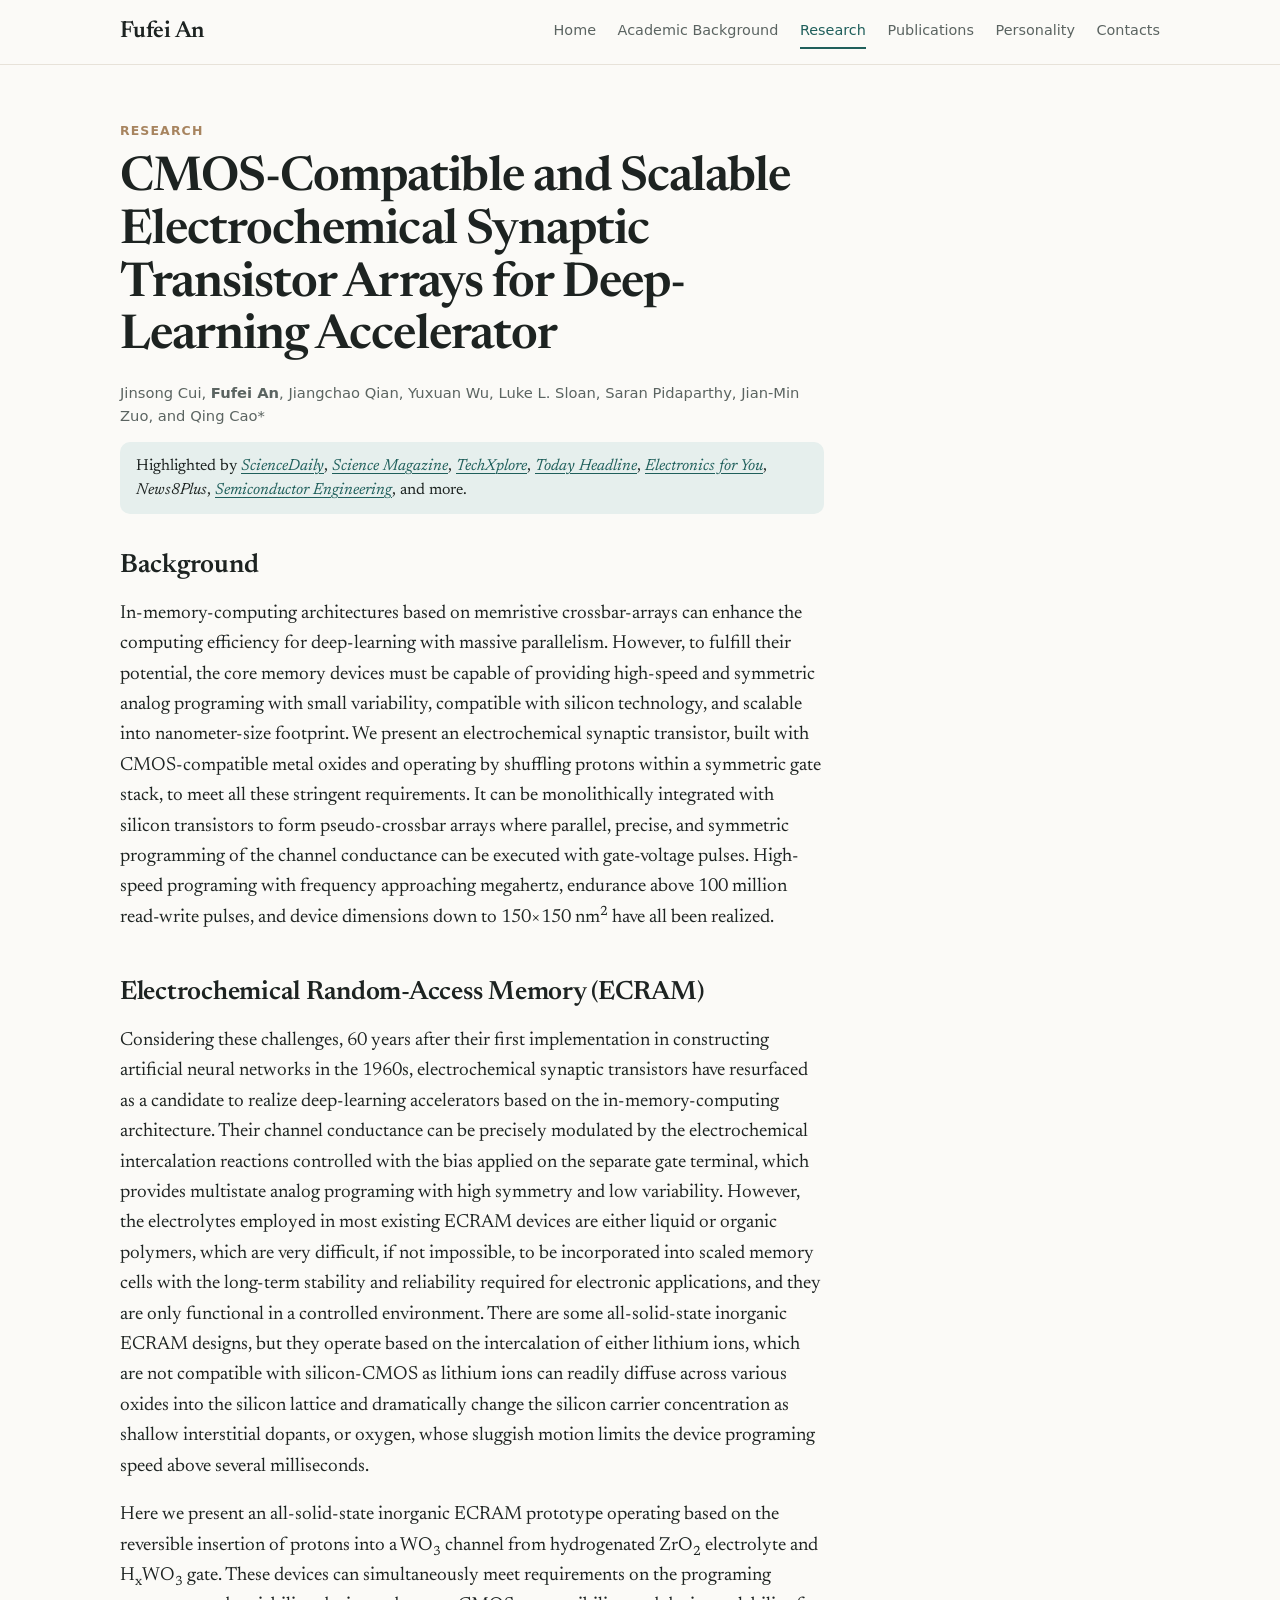
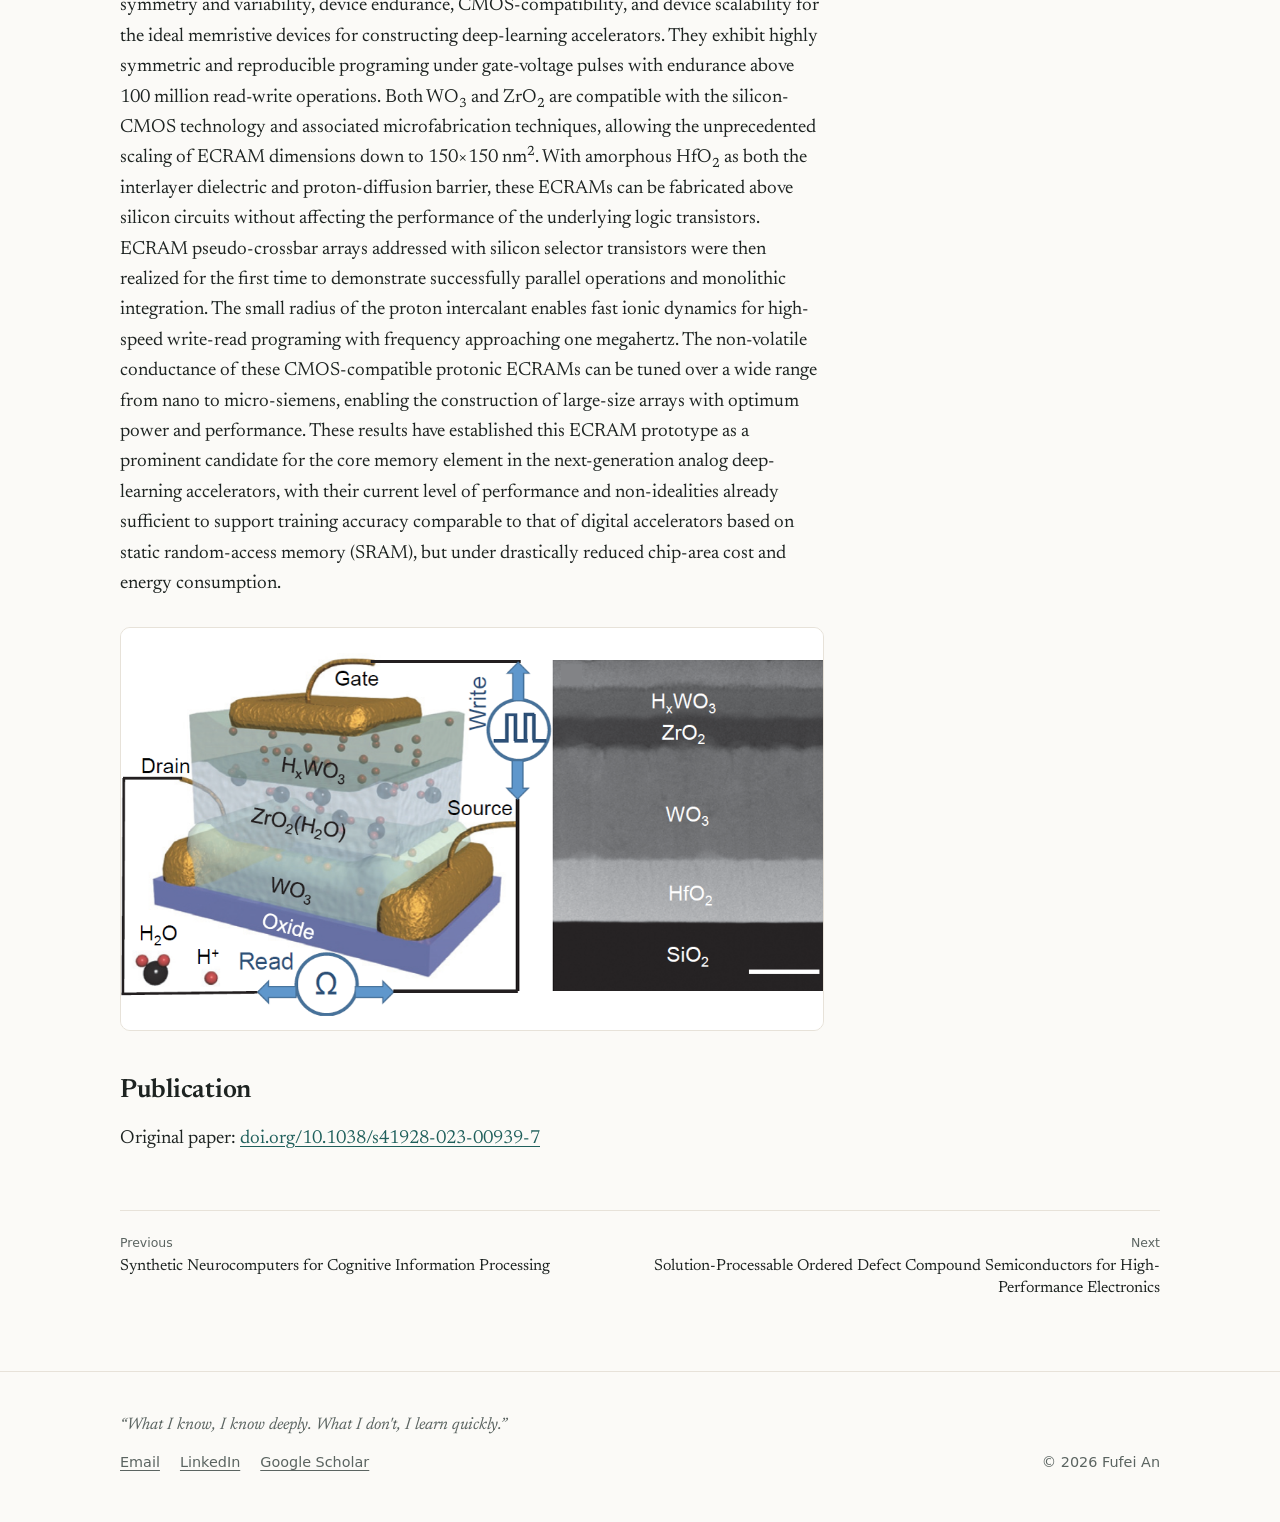
<file: cmos-compatible-ecram/index.html>
<!doctype html><html lang=en-US><head><meta charset=utf-8><meta name=viewport content="width=device-width,initial-scale=1"><title>CMOS-Compatible and Scalable Electrochemical Synaptic Transistor Arrays for Deep-Learning Accelerator — Fufei An</title><meta name=description content="An electrochemical synaptic transistor built with CMOS-compatible metal oxides, operating by shuffling protons within a symmetric gate stack — delivering …"><link rel=canonical href=https://fufeian.me/cmos-compatible-ecram/><meta property="og:type" content="article"><meta property="og:site_name" content="Fufei An"><meta property="og:title" content="CMOS-Compatible and Scalable Electrochemical Synaptic Transistor Arrays for Deep-Learning Accelerator — Fufei An"><meta property="og:description" content="An electrochemical synaptic transistor built with CMOS-compatible metal oxides, operating by shuffling protons within a symmetric gate stack — delivering …"><meta property="og:url" content="https://fufeian.me/cmos-compatible-ecram/"><meta property="og:image" content="https://fufeian.me/wp-content/uploads/2023/04/CMOS-image.png"><meta name=twitter:card content="summary"><meta name=color-scheme content="light dark"><link rel=icon href=/favicon.svg type=image/svg+xml><link rel=preconnect href=https://fonts.googleapis.com><link rel=preconnect href=https://fonts.gstatic.com crossorigin><link rel=stylesheet href="https://fonts.googleapis.com/css2?family=Newsreader:ital,opsz,wght@0,6..72,400..700;1,6..72,400..600&display=swap"><link rel=stylesheet href=/css/main.min.396f3d13bcf6758d6551b4c87f5691c9eabbbce4ee2efc97a62ed411775b8c0e.css integrity="sha256-OW89E7z2dY1lUbTIf1aRyeq7vOTuLvyXpi7UEXdbjA4="></head><body class=kind-page><a class=skip-link href=#main>Skip to content</a><header class=site-header><div class="wrap header-inner"><a class=brand href=/>Fufei An</a><nav class=site-nav aria-label=Main><a href=/>Home</a>
<a href=/academic-background/>Academic Background</a>
<a href=/research/ aria-current=page>Research</a>
<a href=/publication/>Publications</a>
<a href=/personality/>Personality</a>
<a href=/contacts/>Contacts</a></nav></div></header><main id=main><article class="wrap page"><header class=page-head><p class=eyebrow><a href=/research/>Research</a></p><h1 class=page-title>CMOS-Compatible and Scalable Electrochemical Synaptic Transistor Arrays for Deep-Learning Accelerator</h1><p class=authors>Jinsong Cui, <strong>Fufei An</strong>, Jiangchao Qian, Yuxuan Wu, Luke L. Sloan, Saran Pidaparthy, Jian-Min Zuo, and Qing Cao*</p><p class=highlight>Highlighted by <a href=https://qingcaolab.matse.illinois.edu/files/2023/05/First-silicon-integrated-ECRAM-for-a-practical-AI-accelerator-ScienceDaily.pdf><em>ScienceDaily</em></a>, <a href=https://qingcaolab.matse.illinois.edu/files/2023/05/scienmag.com-Illinois-researchers-achieve-the-first-silicon-integrated-ECRAM-for-a-practical-AI-accelerator.pdf><em>Science Magazine</em></a>, <a href=https://qingcaolab.matse.illinois.edu/files/2023/05/techxplore.com-Researchers-achieve-the-first-silicon-integrated-ECRAM-for-a-practical-AI-accelerator.pdf><em>TechXplore</em></a>, <a href=https://qingcaolab.matse.illinois.edu/files/2023/05/todayheadline.co-OpenAIs-ChatGPT-costs-100k-per-day-to-run-accelerators-could-help.pdf><em>Today Headline</em></a>, <a href=https://qingcaolab.matse.illinois.edu/files/2023/05/electronicsforu.com-Low-Cost-ECRAM-For-AI-Accelerators.pdf><em>Electronics for You</em></a>, <em>News8Plus</em>, <a href=https://qingcaolab.matse.illinois.edu/files/2023/05/semiengineering.com-Week-In-Review-Semiconductor-Manufacturing-Test.pdf><em>Semiconductor Engineering</em></a>, and more.</p></header><div class=prose><h2 id=background>Background</h2><p>In-memory-computing architectures based on memristive crossbar-arrays can enhance the computing efficiency for deep-learning with massive parallelism. However, to fulfill their potential, the core memory devices must be capable of providing high-speed and symmetric analog programing with small variability, compatible with silicon technology, and scalable into nanometer-size footprint. We present an electrochemical synaptic transistor, built with CMOS-compatible metal oxides and operating by shuffling protons within a symmetric gate stack, to meet all these stringent requirements. It can be monolithically integrated with silicon transistors to form pseudo-crossbar arrays where parallel, precise, and symmetric programming of the channel conductance can be executed with gate-voltage pulses. High-speed programing with frequency approaching megahertz, endurance above 100 million read-write pulses, and device dimensions down to 150×150 nm<sup>2</sup> have all been realized.</p><h2 id=electrochemical-random-access-memory-ecram>Electrochemical Random-Access Memory (ECRAM)</h2><p>Considering these challenges, 60 years after their first implementation in constructing artificial neural networks in the 1960s, electrochemical synaptic transistors have resurfaced as a candidate to realize deep-learning accelerators based on the in-memory-computing architecture. Their channel conductance can be precisely modulated by the electrochemical intercalation reactions controlled with the bias applied on the separate gate terminal, which provides multistate analog programing with high symmetry and low variability. However, the electrolytes employed in most existing ECRAM devices are either liquid or organic polymers, which are very difficult, if not impossible, to be incorporated into scaled memory cells with the long-term stability and reliability required for electronic applications, and they are only functional in a controlled environment. There are some all-solid-state inorganic ECRAM designs, but they operate based on the intercalation of either lithium ions, which are not compatible with silicon-CMOS as lithium ions can readily diffuse across various oxides into the silicon lattice and dramatically change the silicon carrier concentration as shallow interstitial dopants, or oxygen, whose sluggish motion limits the device programing speed above several milliseconds.</p><p>Here we present an all-solid-state inorganic ECRAM prototype operating based on the reversible insertion of protons into a WO<sub>3</sub> channel from hydrogenated ZrO<sub>2</sub> electrolyte and H<sub>x</sub>WO<sub>3</sub> gate. These devices can simultaneously meet requirements on the programing symmetry and variability, device endurance, CMOS-compatibility, and device scalability for the ideal memristive devices for constructing deep-learning accelerators. They exhibit highly symmetric and reproducible programing under gate-voltage pulses with endurance above 100 million read-write operations. Both WO<sub>3</sub> and ZrO<sub>2</sub> are compatible with the silicon-CMOS technology and associated microfabrication techniques, allowing the unprecedented scaling of ECRAM dimensions down to 150×150 nm<sup>2</sup>. With amorphous HfO<sub>2</sub> as both the interlayer dielectric and proton-diffusion barrier, these ECRAMs can be fabricated above silicon circuits without affecting the performance of the underlying logic transistors. ECRAM pseudo-crossbar arrays addressed with silicon selector transistors were then realized for the first time to demonstrate successfully parallel operations and monolithic integration. The small radius of the proton intercalant enables fast ionic dynamics for high-speed write-read programing with frequency approaching one megahertz. The non-volatile conductance of these CMOS-compatible protonic ECRAMs can be tuned over a wide range from nano to micro-siemens, enabling the construction of large-size arrays with optimum power and performance. These results have established this ECRAM prototype as a prominent candidate for the core memory element in the next-generation analog deep-learning accelerators, with their current level of performance and non-idealities already sufficient to support training accuracy comparable to that of digital accelerators based on static random-access memory (SRAM), but under drastically reduced chip-area cost and energy consumption.</p><p><img src=/wp-content/uploads/2025/01/ecram-988x565.png alt loading=lazy decoding=async></p><h2 id=publication>Publication</h2><p>Original paper: <a href=https://www.nature.com/articles/s41928-023-00939-7>doi.org/10.1038/s41928-023-00939-7</a></p></div><nav class=pager aria-label="More research"><a href=/synthetic-neurocomputers-for-cognitive-information-processing/><span>Previous</span>Synthetic Neurocomputers for Cognitive Information Processing</a>
<a class=next href=/solution-processable-ordered-defect-compound-semiconductors-for-high-performance-electronics/><span>Next</span>Solution-Processable Ordered Defect Compound Semiconductors for High-Performance Electronics</a></nav></article></main><footer class=site-footer><div class="wrap footer-inner"><p class=footer-quote>“What I know, I know deeply. What I don't, I learn quickly.”</p><ul class=footer-links><li><a href=mailto:fufeian1995@gmail.com>Email</a></li><li><a href=https://www.linkedin.com/in/fufei-an-964aa0138/ rel=noopener>LinkedIn</a></li><li><a href="https://scholar.google.com/citations?user=dGFfGi8AAAAJ&amp;hl=en" rel=noopener>Google Scholar</a></li></ul><p class=footer-copy>© 2026 Fufei An</p></div></footer></body></html>
</file>
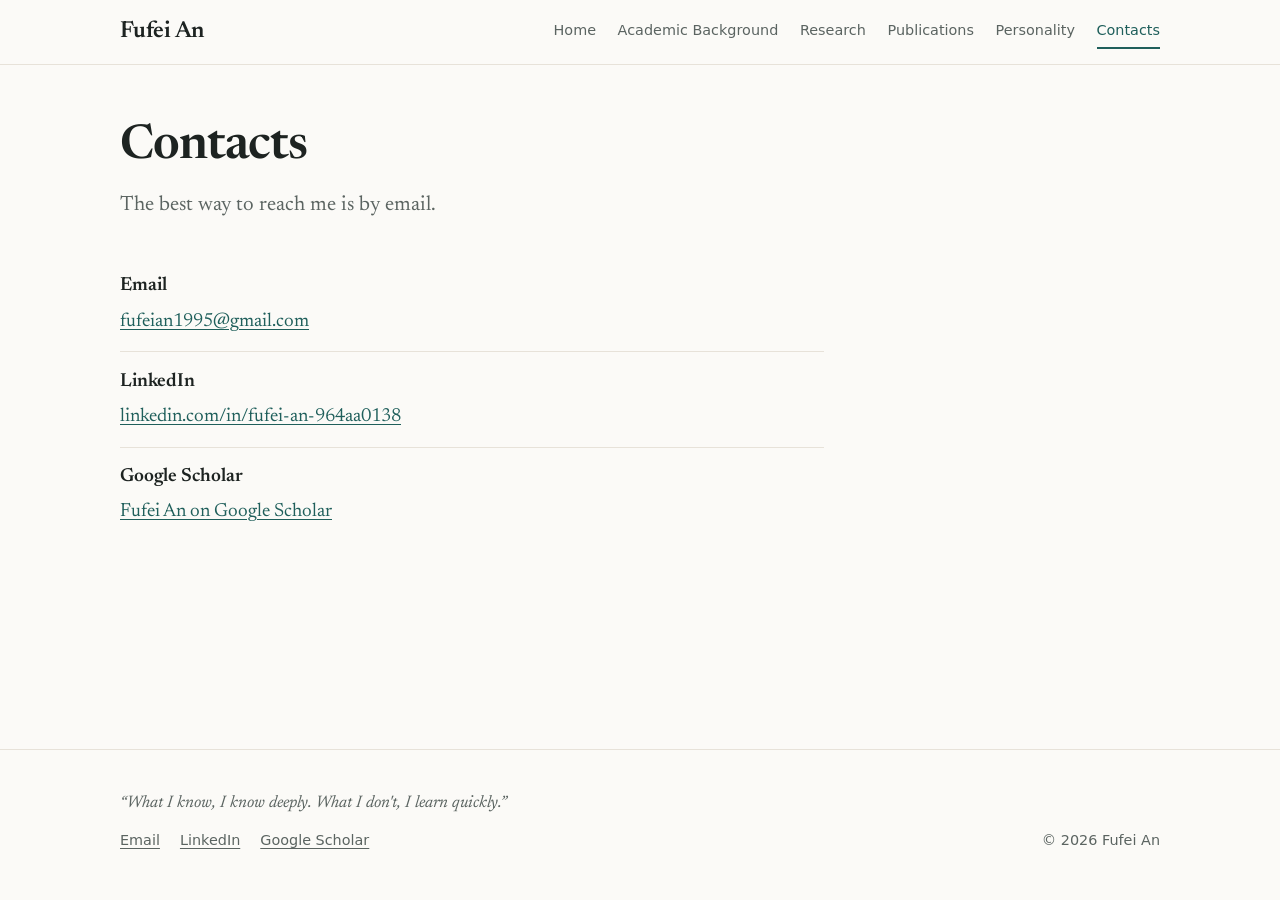
<file: contacts/index.html>
<!doctype html><html lang=en-US><head><meta charset=utf-8><meta name=viewport content="width=device-width,initial-scale=1"><title>Contacts — Fufei An</title><meta name=description content="Email
fufeian1995@gmail.com
LinkedIn
linkedin.com/in/fufei-an-964aa0138
Google Scholar
Fufei An on Google Scholar"><link rel=canonical href=https://fufeian.me/contacts/><meta property="og:type" content="article"><meta property="og:site_name" content="Fufei An"><meta property="og:title" content="Contacts — Fufei An"><meta property="og:description" content="Email
fufeian1995@gmail.com
LinkedIn
linkedin.com/in/fufei-an-964aa0138
Google Scholar
Fufei An on Google Scholar"><meta property="og:url" content="https://fufeian.me/contacts/"><meta property="og:image" content="https://fufeian.me/wp-content/uploads/2023/05/FufeiAnProfessionalPhoto-768x1024.jpg"><meta name=twitter:card content="summary"><meta name=color-scheme content="light dark"><link rel=icon href=/favicon.svg type=image/svg+xml><link rel=preconnect href=https://fonts.googleapis.com><link rel=preconnect href=https://fonts.gstatic.com crossorigin><link rel=stylesheet href="https://fonts.googleapis.com/css2?family=Newsreader:ital,opsz,wght@0,6..72,400..700;1,6..72,400..600&display=swap"><link rel=stylesheet href=/css/main.min.396f3d13bcf6758d6551b4c87f5691c9eabbbce4ee2efc97a62ed411775b8c0e.css integrity="sha256-OW89E7z2dY1lUbTIf1aRyeq7vOTuLvyXpi7UEXdbjA4="></head><body class=kind-page><a class=skip-link href=#main>Skip to content</a><header class=site-header><div class="wrap header-inner"><a class=brand href=/>Fufei An</a><nav class=site-nav aria-label=Main><a href=/>Home</a>
<a href=/academic-background/>Academic Background</a>
<a href=/research/>Research</a>
<a href=/publication/>Publications</a>
<a href=/personality/>Personality</a>
<a href=/contacts/ aria-current=page>Contacts</a></nav></div></header><main id=main><article class="wrap page"><header class=page-head><div><h1 class=page-title>Contacts</h1><p class=lead>The best way to reach me is by email.</p></div></header><div class=prose><div class=entry><div class=entry-head><p class=entry-title>Email</p></div><div class=entry-body><p><a href=mailto:fufeian1995@gmail.com>fufeian1995@gmail.com</a></p></div></div><div class=entry><div class=entry-head><p class=entry-title>LinkedIn</p></div><div class=entry-body><p><a href=https://www.linkedin.com/in/fufei-an-964aa0138/>linkedin.com/in/fufei-an-964aa0138</a></p></div></div><div class=entry><div class=entry-head><p class=entry-title>Google Scholar</p></div><div class=entry-body><p><a href="https://scholar.google.com/citations?user=dGFfGi8AAAAJ&amp;hl=en">Fufei An on Google Scholar</a></p></div></div></div></article></main><footer class=site-footer><div class="wrap footer-inner"><p class=footer-quote>“What I know, I know deeply. What I don't, I learn quickly.”</p><ul class=footer-links><li><a href=mailto:fufeian1995@gmail.com>Email</a></li><li><a href=https://www.linkedin.com/in/fufei-an-964aa0138/ rel=noopener>LinkedIn</a></li><li><a href="https://scholar.google.com/citations?user=dGFfGi8AAAAJ&amp;hl=en" rel=noopener>Google Scholar</a></li></ul><p class=footer-copy>© 2026 Fufei An</p></div></footer></body></html>
</file>
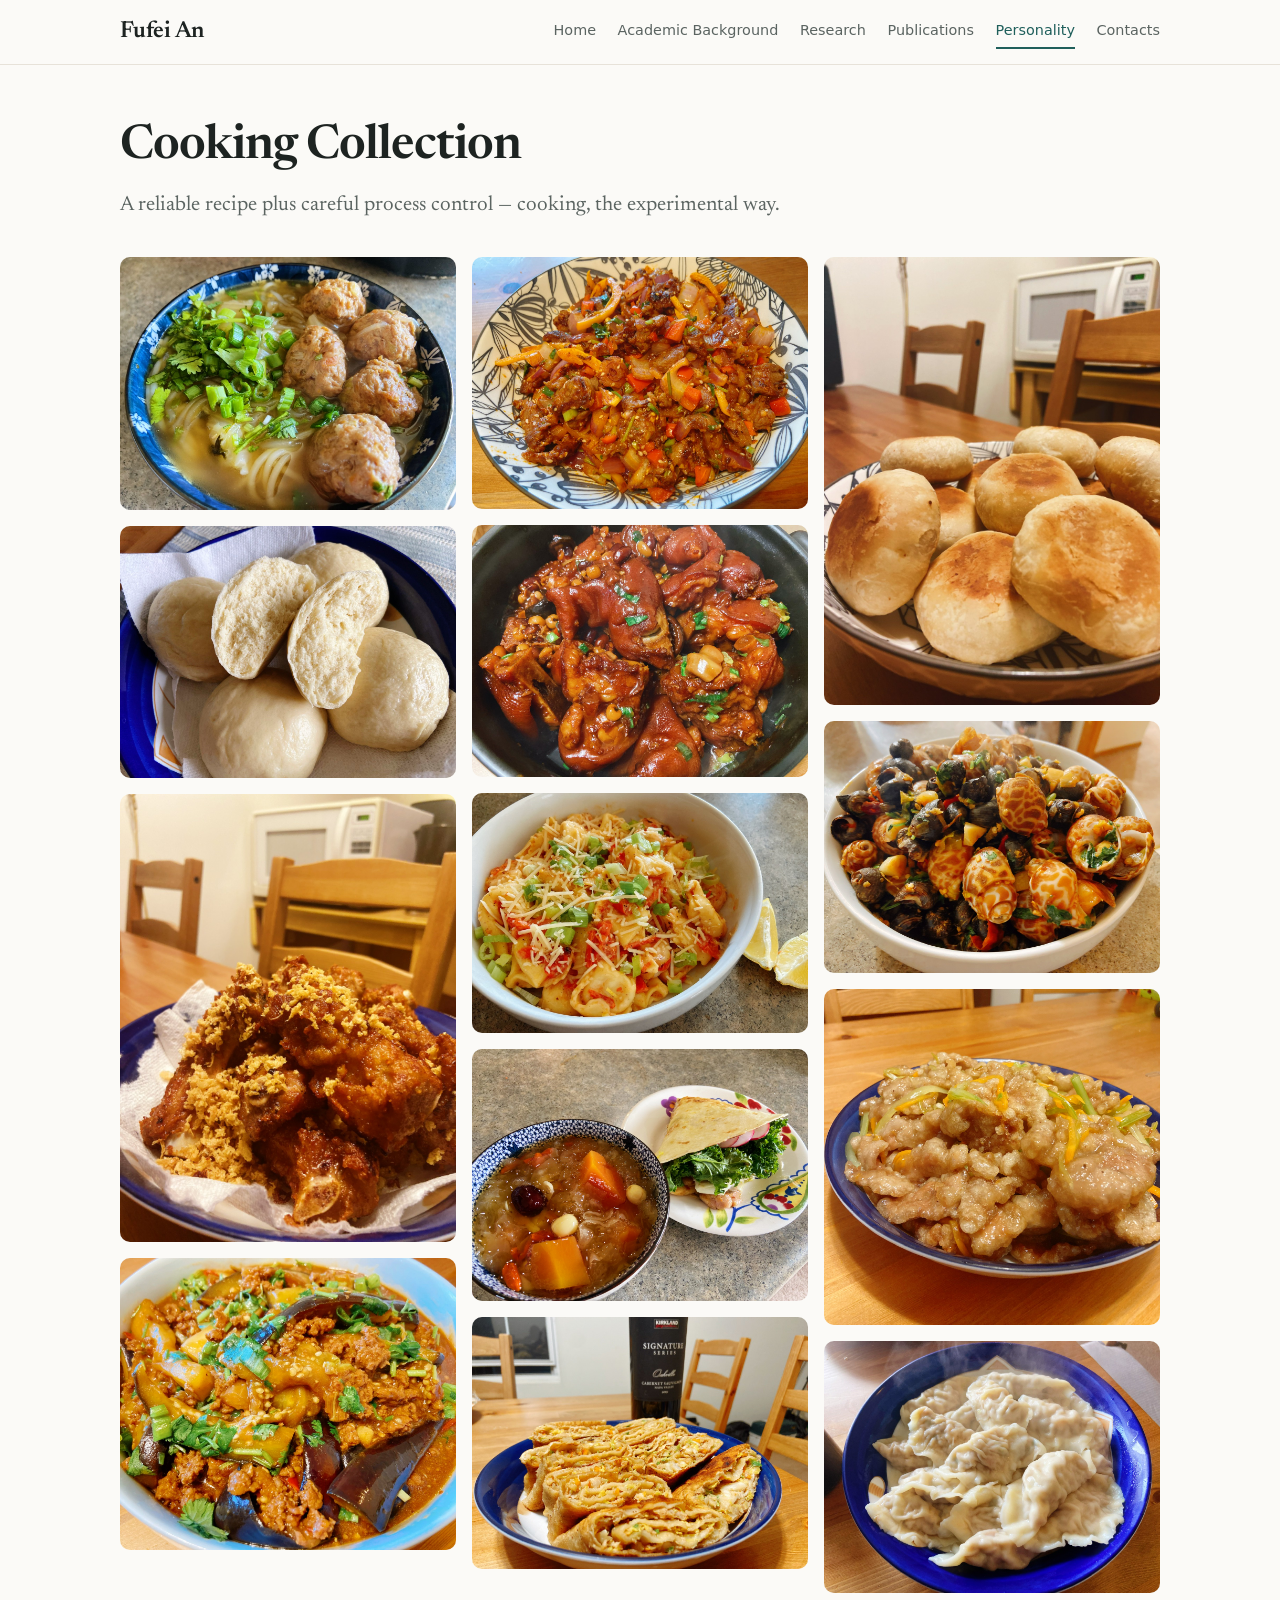
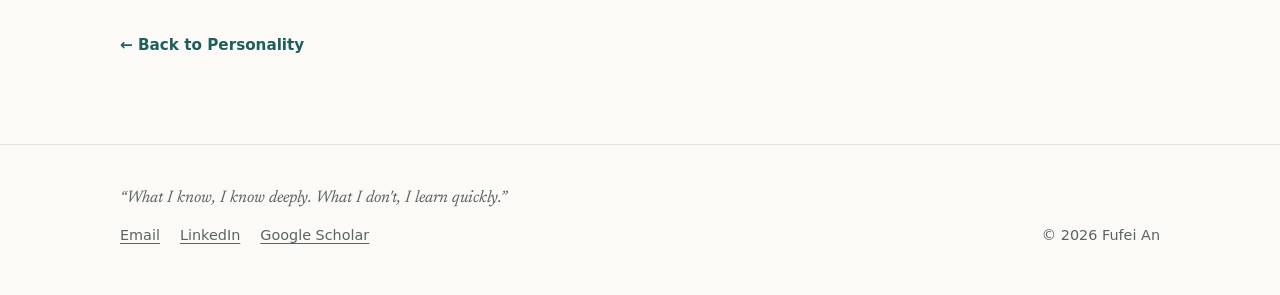
<file: cooking-collection/index.html>
<!doctype html><html lang=en-US><head><meta charset=utf-8><meta name=viewport content="width=device-width,initial-scale=1"><title>Cooking Collection — Fufei An</title><meta name=description content="Fufei An — Senior Product Engineer at Analog Devices, Inc. Ph.D. in Materials Science and Engineering, University of Illinois Urbana-Champaign."><link rel=canonical href=https://fufeian.me/cooking-collection/><meta property="og:type" content="article"><meta property="og:site_name" content="Fufei An"><meta property="og:title" content="Cooking Collection — Fufei An"><meta property="og:description" content="Fufei An — Senior Product Engineer at Analog Devices, Inc. Ph.D. in Materials Science and Engineering, University of Illinois Urbana-Champaign."><meta property="og:url" content="https://fufeian.me/cooking-collection/"><meta property="og:image" content="https://fufeian.me/wp-content/uploads/2023/05/FufeiAnProfessionalPhoto-768x1024.jpg"><meta name=twitter:card content="summary"><meta name=color-scheme content="light dark"><link rel=icon href=/favicon.svg type=image/svg+xml><link rel=preconnect href=https://fonts.googleapis.com><link rel=preconnect href=https://fonts.gstatic.com crossorigin><link rel=stylesheet href="https://fonts.googleapis.com/css2?family=Newsreader:ital,opsz,wght@0,6..72,400..700;1,6..72,400..600&display=swap"><link rel=stylesheet href=/css/main.min.396f3d13bcf6758d6551b4c87f5691c9eabbbce4ee2efc97a62ed411775b8c0e.css integrity="sha256-OW89E7z2dY1lUbTIf1aRyeq7vOTuLvyXpi7UEXdbjA4="></head><body class=kind-page><a class=skip-link href=#main>Skip to content</a><header class=site-header><div class="wrap header-inner"><a class=brand href=/>Fufei An</a><nav class=site-nav aria-label=Main><a href=/>Home</a>
<a href=/academic-background/>Academic Background</a>
<a href=/research/>Research</a>
<a href=/publication/>Publications</a>
<a href=/personality/ aria-current=page>Personality</a>
<a href=/contacts/>Contacts</a></nav></div></header><main id=main><article class="wrap page"><header class=page-head><div><h1 class=page-title>Cooking Collection</h1><p class=lead>A reliable recipe plus careful process control — cooking, the experimental way.</p></div></header><div class=gallery><a href=/wp-content/uploads/2023/01/%e8%82%89%e4%b8%b8%e9%9d%a2.jpeg><img src=/wp-content/uploads/2023/01/%e8%82%89%e4%b8%b8%e9%9d%a2.jpeg alt="Cooking Collection photo 1" loading=lazy></a>
<a href=/wp-content/uploads/2023/01/1ECF09C8-8692-4DC5-8ABC-70314BB729ED.jpeg><img src=/wp-content/uploads/2023/01/1ECF09C8-8692-4DC5-8ABC-70314BB729ED.jpeg alt="Cooking Collection photo 2" loading=lazy></a>
<a href=/wp-content/uploads/2023/01/DDB636EB-CCD0-492D-B3AF-3BB5BC2C97E2.jpeg><img src=/wp-content/uploads/2023/01/DDB636EB-CCD0-492D-B3AF-3BB5BC2C97E2.jpeg alt="Cooking Collection photo 3" loading=lazy></a>
<a href=/wp-content/uploads/2023/01/99ADC380-B7AF-4E57-901F-A82CA96316EC.jpeg><img src=/wp-content/uploads/2023/01/99ADC380-B7AF-4E57-901F-A82CA96316EC.jpeg alt="Cooking Collection photo 4" loading=lazy></a>
<a href=/wp-content/uploads/2023/01/71128B61-3253-4CB9-8BE5-AD5ACACAB86B.jpeg><img src=/wp-content/uploads/2023/01/71128B61-3253-4CB9-8BE5-AD5ACACAB86B.jpeg alt="Cooking Collection photo 5" loading=lazy></a>
<a href=/wp-content/uploads/2023/01/57BBBB44-3A6F-4CA4-8DEC-68CC44FE5430.jpeg><img src=/wp-content/uploads/2023/01/57BBBB44-3A6F-4CA4-8DEC-68CC44FE5430.jpeg alt="Cooking Collection photo 6" loading=lazy></a>
<a href=/wp-content/uploads/2023/01/D988B1CF-CC39-4395-A612-D79CD1A78264.jpeg><img src=/wp-content/uploads/2023/01/D988B1CF-CC39-4395-A612-D79CD1A78264.jpeg alt="Cooking Collection photo 7" loading=lazy></a>
<a href=/wp-content/uploads/2023/01/46FD892F-2BD0-4C01-AFF3-E4D1A11DC349.jpeg><img src=/wp-content/uploads/2023/01/46FD892F-2BD0-4C01-AFF3-E4D1A11DC349.jpeg alt="Cooking Collection photo 8" loading=lazy></a>
<a href=/wp-content/uploads/2023/01/D70E291C-0865-4C22-8800-3698D6BF5A0F.jpeg><img src=/wp-content/uploads/2023/01/D70E291C-0865-4C22-8800-3698D6BF5A0F.jpeg alt="Cooking Collection photo 9" loading=lazy></a>
<a href=/wp-content/uploads/2023/01/2A45B704-615E-42C4-92A4-EFACEBB0F615.jpeg><img src=/wp-content/uploads/2023/01/2A45B704-615E-42C4-92A4-EFACEBB0F615.jpeg alt="Cooking Collection photo 10" loading=lazy></a>
<a href=/wp-content/uploads/2023/01/D1E87791-40C7-4A2B-9C45-F3087F506D17.jpeg><img src=/wp-content/uploads/2023/01/D1E87791-40C7-4A2B-9C45-F3087F506D17.jpeg alt="Cooking Collection photo 11" loading=lazy></a>
<a href=/wp-content/uploads/2023/01/6272FE36-8293-4075-858F-83A71E364267.jpeg><img src=/wp-content/uploads/2023/01/6272FE36-8293-4075-858F-83A71E364267.jpeg alt="Cooking Collection photo 12" loading=lazy></a>
<a href=/wp-content/uploads/2023/01/ED682F00-AEA9-4B55-9B18-7FCBB084B61C.jpeg><img src=/wp-content/uploads/2023/01/ED682F00-AEA9-4B55-9B18-7FCBB084B61C.jpeg alt="Cooking Collection photo 13" loading=lazy></a></div><p class=back><a href=/personality/>← Back to Personality</a></p></article></main><footer class=site-footer><div class="wrap footer-inner"><p class=footer-quote>“What I know, I know deeply. What I don't, I learn quickly.”</p><ul class=footer-links><li><a href=mailto:fufeian1995@gmail.com>Email</a></li><li><a href=https://www.linkedin.com/in/fufei-an-964aa0138/ rel=noopener>LinkedIn</a></li><li><a href="https://scholar.google.com/citations?user=dGFfGi8AAAAJ&amp;hl=en" rel=noopener>Google Scholar</a></li></ul><p class=footer-copy>© 2026 Fufei An</p></div></footer></body></html>
</file>
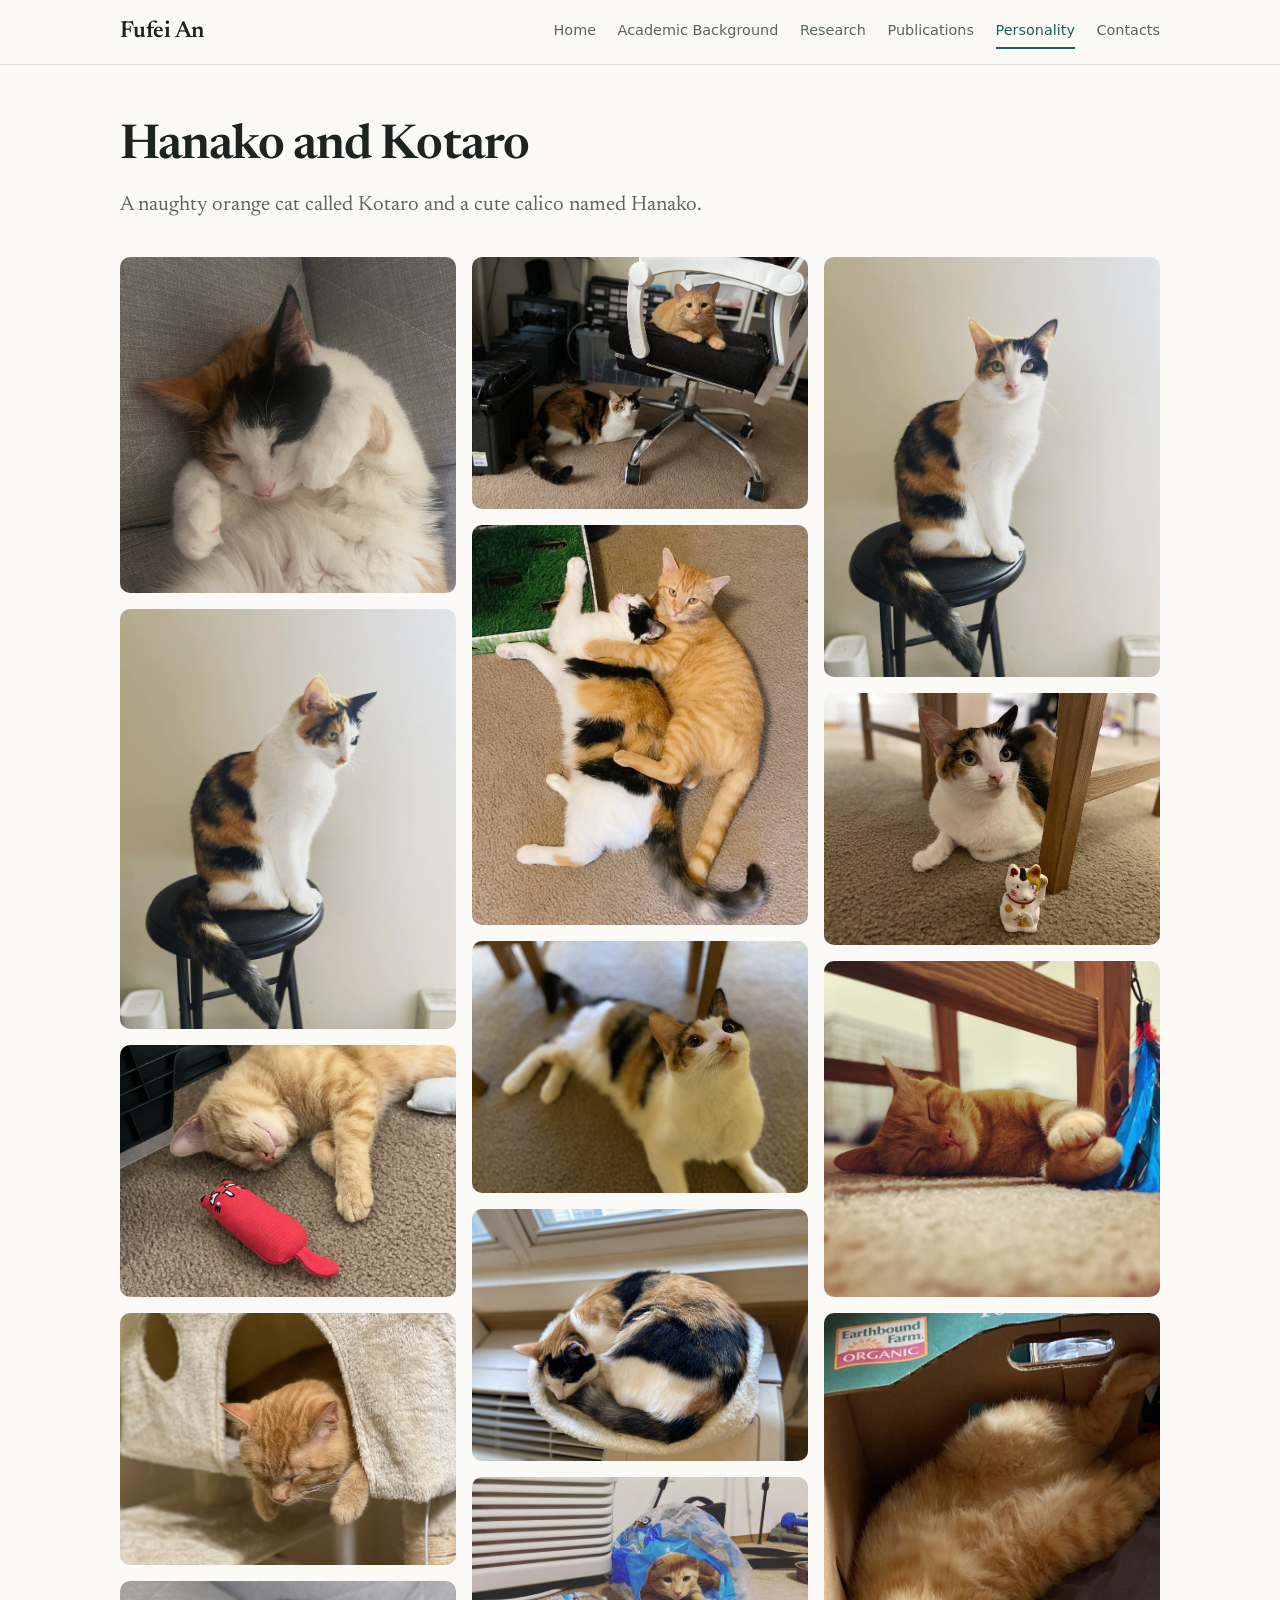
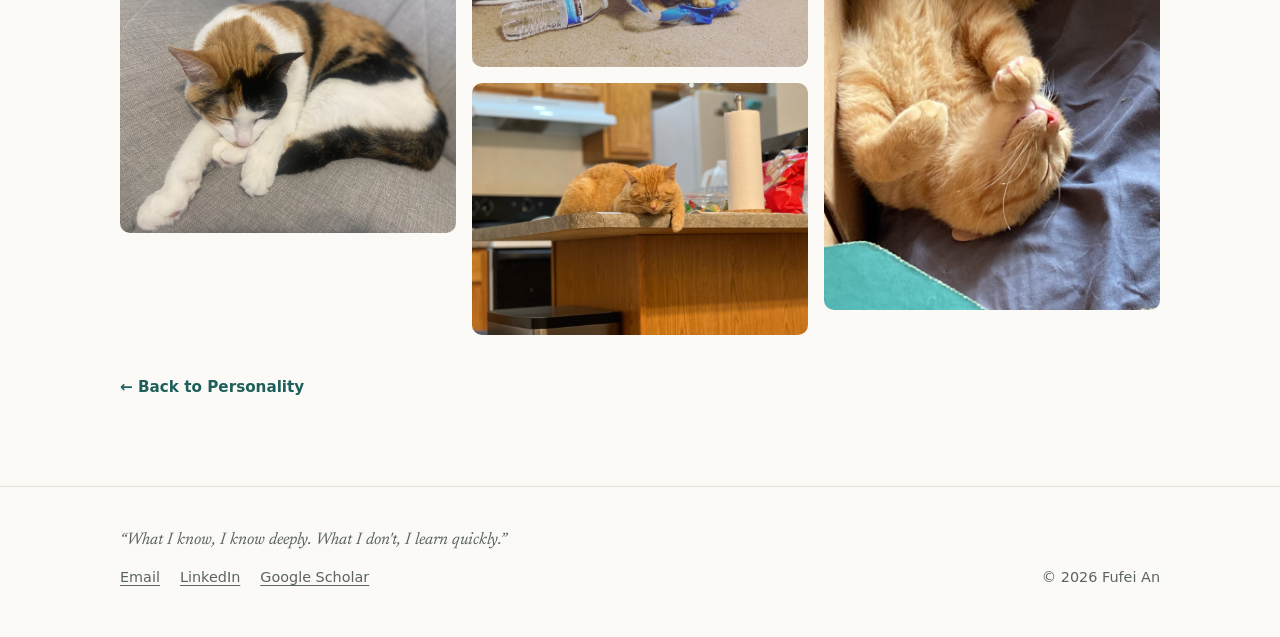
<file: hanako-and-kotaro/index.html>
<!doctype html><html lang=en-US><head><meta charset=utf-8><meta name=viewport content="width=device-width,initial-scale=1"><title>Hanako and Kotaro — Fufei An</title><meta name=description content="Fufei An — Senior Product Engineer at Analog Devices, Inc. Ph.D. in Materials Science and Engineering, University of Illinois Urbana-Champaign."><link rel=canonical href=https://fufeian.me/hanako-and-kotaro/><meta property="og:type" content="article"><meta property="og:site_name" content="Fufei An"><meta property="og:title" content="Hanako and Kotaro — Fufei An"><meta property="og:description" content="Fufei An — Senior Product Engineer at Analog Devices, Inc. Ph.D. in Materials Science and Engineering, University of Illinois Urbana-Champaign."><meta property="og:url" content="https://fufeian.me/hanako-and-kotaro/"><meta property="og:image" content="https://fufeian.me/wp-content/uploads/2023/05/FufeiAnProfessionalPhoto-768x1024.jpg"><meta name=twitter:card content="summary"><meta name=color-scheme content="light dark"><link rel=icon href=/favicon.svg type=image/svg+xml><link rel=preconnect href=https://fonts.googleapis.com><link rel=preconnect href=https://fonts.gstatic.com crossorigin><link rel=stylesheet href="https://fonts.googleapis.com/css2?family=Newsreader:ital,opsz,wght@0,6..72,400..700;1,6..72,400..600&display=swap"><link rel=stylesheet href=/css/main.min.396f3d13bcf6758d6551b4c87f5691c9eabbbce4ee2efc97a62ed411775b8c0e.css integrity="sha256-OW89E7z2dY1lUbTIf1aRyeq7vOTuLvyXpi7UEXdbjA4="></head><body class=kind-page><a class=skip-link href=#main>Skip to content</a><header class=site-header><div class="wrap header-inner"><a class=brand href=/>Fufei An</a><nav class=site-nav aria-label=Main><a href=/>Home</a>
<a href=/academic-background/>Academic Background</a>
<a href=/research/>Research</a>
<a href=/publication/>Publications</a>
<a href=/personality/ aria-current=page>Personality</a>
<a href=/contacts/>Contacts</a></nav></div></header><main id=main><article class="wrap page"><header class=page-head><div><h1 class=page-title>Hanako and Kotaro</h1><p class=lead>A naughty orange cat called Kotaro and a cute calico named Hanako.</p></div></header><div class=gallery><a href=/wp-content/uploads/2022/06/image-4.jpg><img src=/wp-content/uploads/2022/06/image-4.jpg alt="Hanako and Kotaro photo 1" loading=lazy></a>
<a href=/wp-content/uploads/2022/07/CF320C61-293D-400C-8EB9-617231F202E8.jpg><img src=/wp-content/uploads/2022/07/CF320C61-293D-400C-8EB9-617231F202E8.jpg alt="Hanako and Kotaro photo 2" loading=lazy></a>
<a href=/wp-content/uploads/2022/07/IMG_3206.jpg><img src=/wp-content/uploads/2022/07/IMG_3206.jpg alt="Hanako and Kotaro photo 3" loading=lazy></a>
<a href=/wp-content/uploads/2022/07/IMG_3113.jpg><img src=/wp-content/uploads/2022/07/IMG_3113.jpg alt="Hanako and Kotaro photo 4" loading=lazy></a>
<a href=/wp-content/uploads/2022/07/IMG_6051-scaled.jpg><img src=/wp-content/uploads/2022/07/IMG_6051-scaled.jpg alt="Hanako and Kotaro photo 5" loading=lazy></a>
<a href=/wp-content/uploads/2022/07/hezhao.jpg><img src=/wp-content/uploads/2022/07/hezhao.jpg alt="Hanako and Kotaro photo 6" loading=lazy></a>
<a href=/wp-content/uploads/2022/07/IMG_7067.jpg><img src=/wp-content/uploads/2022/07/IMG_7067.jpg alt="Hanako and Kotaro photo 7" loading=lazy></a>
<a href=/wp-content/uploads/2022/07/IMG_6104-scaled.jpg><img src=/wp-content/uploads/2022/07/IMG_6104-scaled.jpg alt="Hanako and Kotaro photo 8" loading=lazy></a>
<a href=/wp-content/uploads/2022/07/IMG_6366-scaled.jpg><img src=/wp-content/uploads/2022/07/IMG_6366-scaled.jpg alt="Hanako and Kotaro photo 9" loading=lazy></a>
<a href=/wp-content/uploads/2022/07/53E48D33-A821-460E-86EA-75B6EDDE143E.jpg><img src=/wp-content/uploads/2022/07/53E48D33-A821-460E-86EA-75B6EDDE143E.jpg alt="Hanako and Kotaro photo 10" loading=lazy></a>
<a href=/wp-content/uploads/2022/07/IMG_3012.jpg><img src=/wp-content/uploads/2022/07/IMG_3012.jpg alt="Hanako and Kotaro photo 11" loading=lazy></a>
<a href=/wp-content/uploads/2022/07/6143BC65-A10E-4684-BBCC-343DD1014C5A.jpg><img src=/wp-content/uploads/2022/07/6143BC65-A10E-4684-BBCC-343DD1014C5A.jpg alt="Hanako and Kotaro photo 12" loading=lazy></a>
<a href=/wp-content/uploads/2022/07/IMG_5883-scaled.jpg><img src=/wp-content/uploads/2022/07/IMG_5883-scaled.jpg alt="Hanako and Kotaro photo 13" loading=lazy></a>
<a href=/wp-content/uploads/2022/07/IMG_6521.jpg><img src=/wp-content/uploads/2022/07/IMG_6521.jpg alt="Hanako and Kotaro photo 14" loading=lazy></a>
<a href=/wp-content/uploads/2022/07/IMG_7220-scaled.jpg><img src=/wp-content/uploads/2022/07/IMG_7220-scaled.jpg alt="Hanako and Kotaro photo 15" loading=lazy></a></div><p class=back><a href=/personality/>← Back to Personality</a></p></article></main><footer class=site-footer><div class="wrap footer-inner"><p class=footer-quote>“What I know, I know deeply. What I don't, I learn quickly.”</p><ul class=footer-links><li><a href=mailto:fufeian1995@gmail.com>Email</a></li><li><a href=https://www.linkedin.com/in/fufei-an-964aa0138/ rel=noopener>LinkedIn</a></li><li><a href="https://scholar.google.com/citations?user=dGFfGi8AAAAJ&amp;hl=en" rel=noopener>Google Scholar</a></li></ul><p class=footer-copy>© 2026 Fufei An</p></div></footer></body></html>
</file>
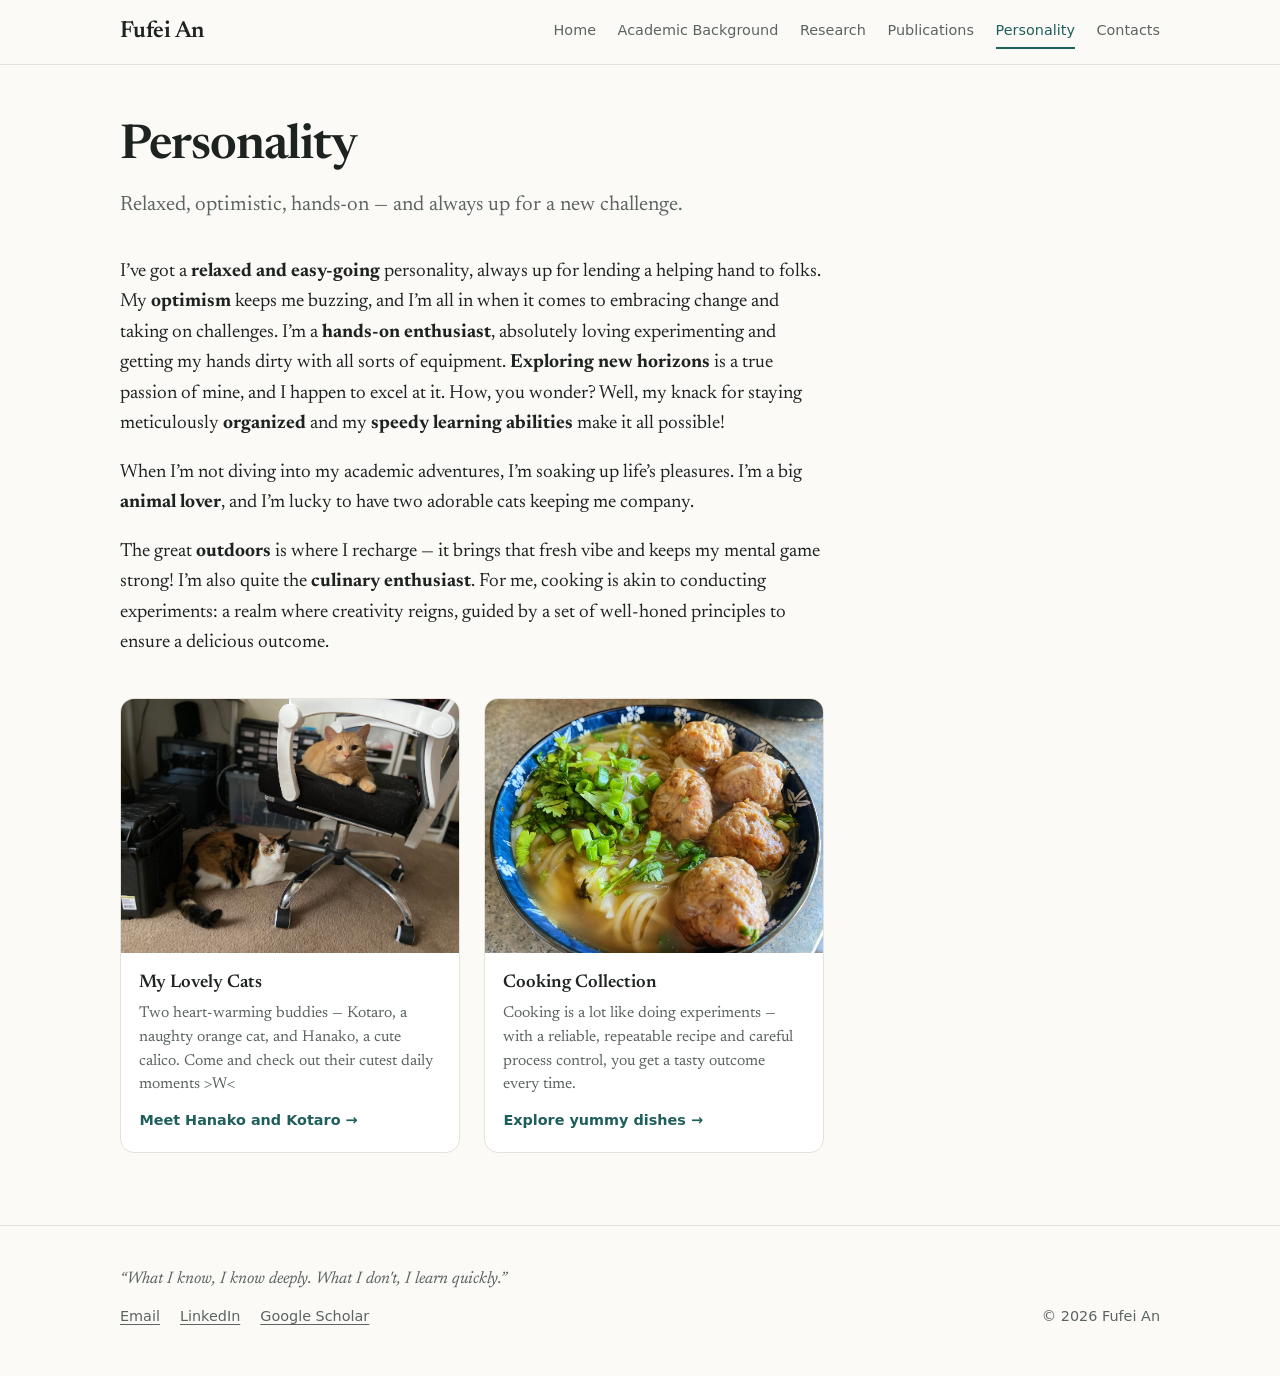
<file: personality/index.html>
<!doctype html><html lang=en-US><head><meta charset=utf-8><meta name=viewport content="width=device-width,initial-scale=1"><title>Personality — Fufei An</title><meta name=description content="I&amp;rsquo;ve got a relaxed and easy-going personality, always up for lending a helping hand to folks. My optimism keeps me buzzing, and I&amp;rsquo;m all in when it …"><link rel=canonical href=https://fufeian.me/personality/><meta property="og:type" content="article"><meta property="og:site_name" content="Fufei An"><meta property="og:title" content="Personality — Fufei An"><meta property="og:description" content="I&amp;rsquo;ve got a relaxed and easy-going personality, always up for lending a helping hand to folks. My optimism keeps me buzzing, and I&amp;rsquo;m all in when it …"><meta property="og:url" content="https://fufeian.me/personality/"><meta property="og:image" content="https://fufeian.me/wp-content/uploads/2023/05/FufeiAnProfessionalPhoto-768x1024.jpg"><meta name=twitter:card content="summary"><meta name=color-scheme content="light dark"><link rel=icon href=/favicon.svg type=image/svg+xml><link rel=preconnect href=https://fonts.googleapis.com><link rel=preconnect href=https://fonts.gstatic.com crossorigin><link rel=stylesheet href="https://fonts.googleapis.com/css2?family=Newsreader:ital,opsz,wght@0,6..72,400..700;1,6..72,400..600&display=swap"><link rel=stylesheet href=/css/main.min.396f3d13bcf6758d6551b4c87f5691c9eabbbce4ee2efc97a62ed411775b8c0e.css integrity="sha256-OW89E7z2dY1lUbTIf1aRyeq7vOTuLvyXpi7UEXdbjA4="></head><body class=kind-page><a class=skip-link href=#main>Skip to content</a><header class=site-header><div class="wrap header-inner"><a class=brand href=/>Fufei An</a><nav class=site-nav aria-label=Main><a href=/>Home</a>
<a href=/academic-background/>Academic Background</a>
<a href=/research/>Research</a>
<a href=/publication/>Publications</a>
<a href=/personality/ aria-current=page>Personality</a>
<a href=/contacts/>Contacts</a></nav></div></header><main id=main><article class="wrap page"><header class=page-head><div><h1 class=page-title>Personality</h1><p class=lead>Relaxed, optimistic, hands-on — and always up for a new challenge.</p></div></header><div class=prose><p>I&rsquo;ve got a <strong>relaxed and easy-going</strong> personality, always up for lending a helping hand to folks. My <strong>optimism</strong> keeps me buzzing, and I&rsquo;m all in when it comes to embracing change and taking on challenges. I&rsquo;m a <strong>hands-on enthusiast</strong>, absolutely loving experimenting and getting my hands dirty with all sorts of equipment. <strong>Exploring new horizons</strong> is a true passion of mine, and I happen to excel at it. How, you wonder? Well, my knack for staying meticulously <strong>organized</strong> and my <strong>speedy learning abilities</strong> make it all possible!</p><p>When I&rsquo;m not diving into my academic adventures, I&rsquo;m soaking up life&rsquo;s pleasures. I&rsquo;m a big <strong>animal lover</strong>, and I&rsquo;m lucky to have two adorable cats keeping me company.</p><p>The great <strong>outdoors</strong> is where I recharge — it brings that fresh vibe and keeps my mental game strong! I&rsquo;m also quite the <strong>culinary enthusiast</strong>. For me, cooking is akin to conducting experiments: a realm where creativity reigns, guided by a set of well-honed principles to ensure a delicious outcome.</p></div><div class=feature-cards><a class=feature-card href=/hanako-and-kotaro/><img src=/wp-content/uploads/2022/07/hezhao.jpg alt loading=lazy>
<span class=card-body><span class=card-title>My Lovely Cats</span>
<span class=card-text>Two heart-warming buddies — Kotaro, a naughty orange cat, and Hanako, a cute calico. Come and check out their cutest daily moments >W&lt;</span>
<span class=more>Meet Hanako and Kotaro →</span>
</span></a><a class=feature-card href=/cooking-collection/><img src=/wp-content/uploads/2023/01/%e8%82%89%e4%b8%b8%e9%9d%a2.jpeg alt loading=lazy>
<span class=card-body><span class=card-title>Cooking Collection</span>
<span class=card-text>Cooking is a lot like doing experiments — with a reliable, repeatable recipe and careful process control, you get a tasty outcome every time.</span>
<span class=more>Explore yummy dishes →</span></span></a></div></article></main><footer class=site-footer><div class="wrap footer-inner"><p class=footer-quote>“What I know, I know deeply. What I don't, I learn quickly.”</p><ul class=footer-links><li><a href=mailto:fufeian1995@gmail.com>Email</a></li><li><a href=https://www.linkedin.com/in/fufei-an-964aa0138/ rel=noopener>LinkedIn</a></li><li><a href="https://scholar.google.com/citations?user=dGFfGi8AAAAJ&amp;hl=en" rel=noopener>Google Scholar</a></li></ul><p class=footer-copy>© 2026 Fufei An</p></div></footer></body></html>
</file>
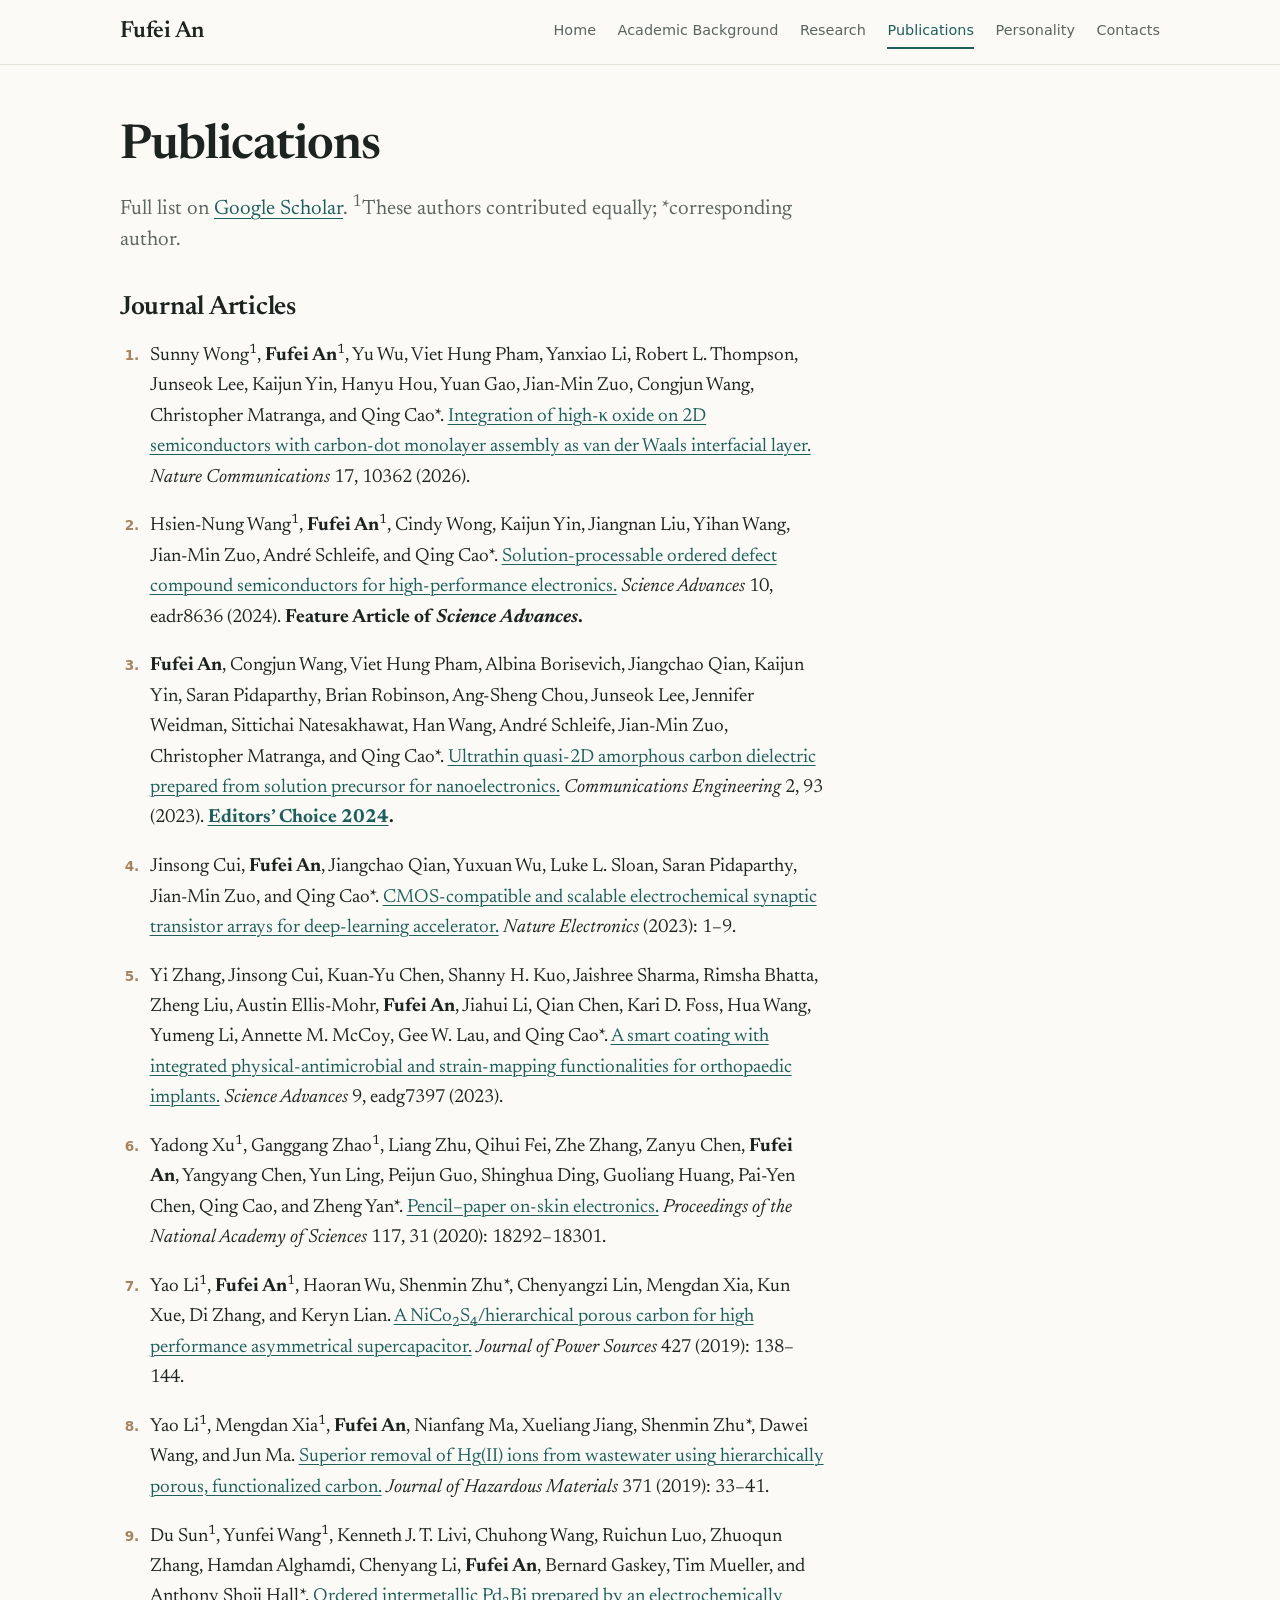
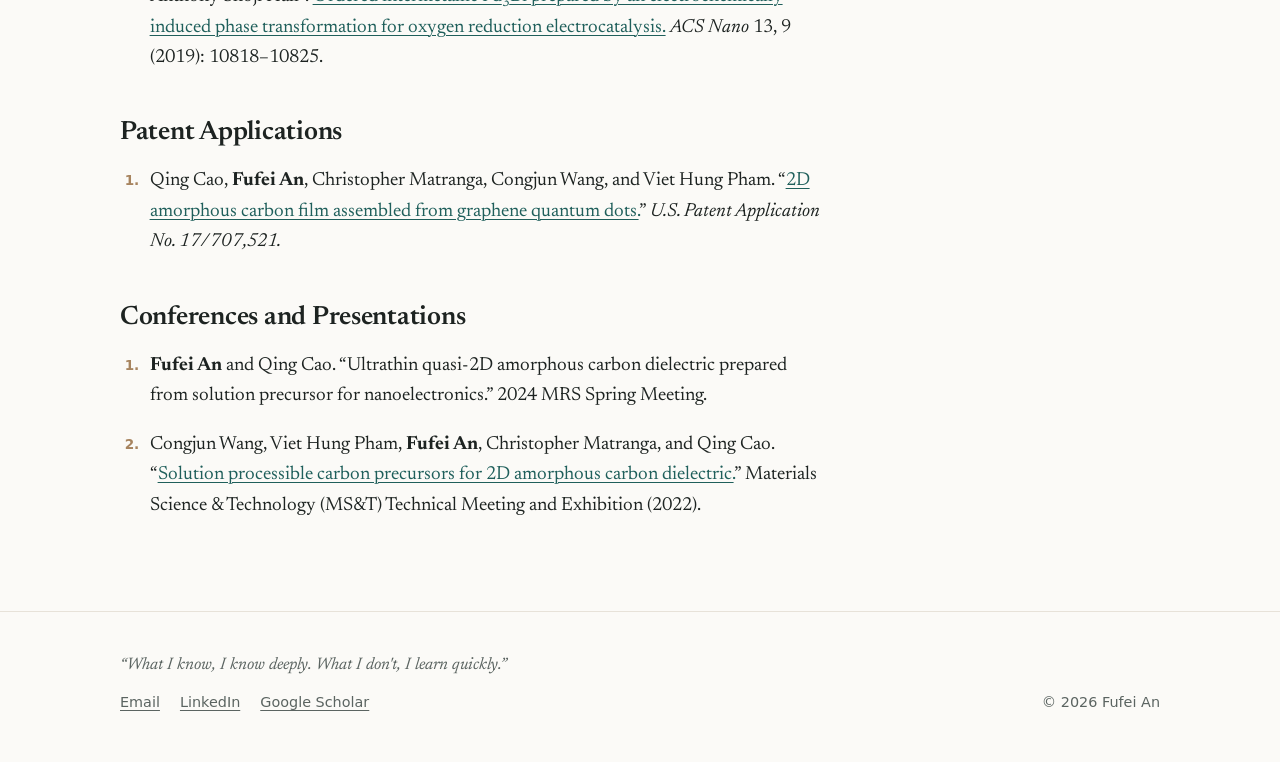
<file: publication/index.html>
<!doctype html><html lang=en-US><head><meta charset=utf-8><meta name=viewport content="width=device-width,initial-scale=1"><title>Publications — Fufei An</title><meta name=description content="Journal Articles Sunny Wong1, Fufei An1, Yu Wu, Viet Hung Pham, Yanxiao Li, Robert L. Thompson, Junseok Lee, Kaijun Yin, Hanyu Hou, Yuan Gao, Jian-Min Zuo, …"><link rel=canonical href=https://fufeian.me/publication/><meta property="og:type" content="article"><meta property="og:site_name" content="Fufei An"><meta property="og:title" content="Publications — Fufei An"><meta property="og:description" content="Journal Articles Sunny Wong1, Fufei An1, Yu Wu, Viet Hung Pham, Yanxiao Li, Robert L. Thompson, Junseok Lee, Kaijun Yin, Hanyu Hou, Yuan Gao, Jian-Min Zuo, …"><meta property="og:url" content="https://fufeian.me/publication/"><meta property="og:image" content="https://fufeian.me/wp-content/uploads/2023/05/FufeiAnProfessionalPhoto-768x1024.jpg"><meta name=twitter:card content="summary"><meta name=color-scheme content="light dark"><link rel=icon href=/favicon.svg type=image/svg+xml><link rel=preconnect href=https://fonts.googleapis.com><link rel=preconnect href=https://fonts.gstatic.com crossorigin><link rel=stylesheet href="https://fonts.googleapis.com/css2?family=Newsreader:ital,opsz,wght@0,6..72,400..700;1,6..72,400..600&display=swap"><link rel=stylesheet href=/css/main.min.396f3d13bcf6758d6551b4c87f5691c9eabbbce4ee2efc97a62ed411775b8c0e.css integrity="sha256-OW89E7z2dY1lUbTIf1aRyeq7vOTuLvyXpi7UEXdbjA4="></head><body class=kind-page><a class=skip-link href=#main>Skip to content</a><header class=site-header><div class="wrap header-inner"><a class=brand href=/>Fufei An</a><nav class=site-nav aria-label=Main><a href=/>Home</a>
<a href=/academic-background/>Academic Background</a>
<a href=/research/>Research</a>
<a href=/publication/ aria-current=page>Publications</a>
<a href=/personality/>Personality</a>
<a href=/contacts/>Contacts</a></nav></div></header><main id=main><article class="wrap page"><header class=page-head><div><h1 class=page-title>Publications</h1><p class=lead>Full list on <a href="https://scholar.google.com/citations?user=dGFfGi8AAAAJ&amp;hl=en">Google Scholar</a>. <sup>1</sup>These authors contributed equally; *corresponding author.</p></div></header><div class=prose><h2 id=journal-articles>Journal Articles</h2><ol><li><p>Sunny Wong<sup>1</sup>, <strong>Fufei An</strong><sup>1</sup>, Yu Wu, Viet Hung Pham, Yanxiao Li, Robert L. Thompson, Junseok Lee, Kaijun Yin, Hanyu Hou, Yuan Gao, Jian-Min Zuo, Congjun Wang, Christopher Matranga, and Qing Cao*. <a href=https://www.nature.com/articles/s41467-026-78053-3>Integration of high-κ oxide on 2D semiconductors with carbon-dot monolayer assembly as van der Waals interfacial layer.</a> <em>Nature Communications</em> 17, 10362 (2026).</p></li><li><p>Hsien-Nung Wang<sup>1</sup>, <strong>Fufei An</strong><sup>1</sup>, Cindy Wong, Kaijun Yin, Jiangnan Liu, Yihan Wang, Jian-Min Zuo, André Schleife, and Qing Cao*. <a href=https://www.science.org/doi/10.1126/sciadv.adr8636>Solution-processable ordered defect compound semiconductors for high-performance electronics.</a> <em>Science Advances</em> 10, eadr8636 (2024). <strong>Feature Article of <em>Science Advances</em>.</strong></p></li><li><p><strong>Fufei An</strong>, Congjun Wang, Viet Hung Pham, Albina Borisevich, Jiangchao Qian, Kaijun Yin, Saran Pidaparthy, Brian Robinson, Ang-Sheng Chou, Junseok Lee, Jennifer Weidman, Sittichai Natesakhawat, Han Wang, André Schleife, Jian-Min Zuo, Christopher Matranga, and Qing Cao*. <a href=https://www.nature.com/articles/s44172-023-00141-9>Ultrathin quasi-2D amorphous carbon dielectric prepared from solution precursor for nanoelectronics.</a> <em>Communications Engineering</em> 2, 93 (2023). <strong><a href=https://www.nature.com/articles/s44172-024-00335-9>Editors&rsquo; Choice 2024</a>.</strong></p></li><li><p>Jinsong Cui, <strong>Fufei An</strong>, Jiangchao Qian, Yuxuan Wu, Luke L. Sloan, Saran Pidaparthy, Jian-Min Zuo, and Qing Cao*. <a href=https://www.nature.com/articles/s41928-023-00939-7>CMOS-compatible and scalable electrochemical synaptic transistor arrays for deep-learning accelerator.</a> <em>Nature Electronics</em> (2023): 1–9.</p></li><li><p>Yi Zhang, Jinsong Cui, Kuan-Yu Chen, Shanny H. Kuo, Jaishree Sharma, Rimsha Bhatta, Zheng Liu, Austin Ellis-Mohr, <strong>Fufei An</strong>, Jiahui Li, Qian Chen, Kari D. Foss, Hua Wang, Yumeng Li, Annette M. McCoy, Gee W. Lau, and Qing Cao*. <a href=https://www.science.org/doi/10.1126/sciadv.adg7397>A smart coating with integrated physical-antimicrobial and strain-mapping functionalities for orthopaedic implants.</a> <em>Science Advances</em> 9, eadg7397 (2023).</p></li><li><p>Yadong Xu<sup>1</sup>, Ganggang Zhao<sup>1</sup>, Liang Zhu, Qihui Fei, Zhe Zhang, Zanyu Chen, <strong>Fufei An</strong>, Yangyang Chen, Yun Ling, Peijun Guo, Shinghua Ding, Guoliang Huang, Pai-Yen Chen, Qing Cao, and Zheng Yan*. <a href=https://www.pnas.org/doi/10.1073/pnas.2008422117>Pencil–paper on-skin electronics.</a> <em>Proceedings of the National Academy of Sciences</em> 117, 31 (2020): 18292–18301.</p></li><li><p>Yao Li<sup>1</sup>, <strong>Fufei An</strong><sup>1</sup>, Haoran Wu, Shenmin Zhu*, Chenyangzi Lin, Mengdan Xia, Kun Xue, Di Zhang, and Keryn Lian. <a href=https://www.sciencedirect.com/science/article/abs/pii/S0378775319304719>A NiCo<sub>2</sub>S<sub>4</sub>/hierarchical porous carbon for high performance asymmetrical supercapacitor.</a> <em>Journal of Power Sources</em> 427 (2019): 138–144.</p></li><li><p>Yao Li<sup>1</sup>, Mengdan Xia<sup>1</sup>, <strong>Fufei An</strong>, Nianfang Ma, Xueliang Jiang, Shenmin Zhu*, Dawei Wang, and Jun Ma. <a href=https://www.sciencedirect.com/science/article/abs/pii/S0304389419302420>Superior removal of Hg(II) ions from wastewater using hierarchically porous, functionalized carbon.</a> <em>Journal of Hazardous Materials</em> 371 (2019): 33–41.</p></li><li><p>Du Sun<sup>1</sup>, Yunfei Wang<sup>1</sup>, Kenneth J. T. Livi, Chuhong Wang, Ruichun Luo, Zhuoqun Zhang, Hamdan Alghamdi, Chenyang Li, <strong>Fufei An</strong>, Bernard Gaskey, Tim Mueller, and Anthony Shoji Hall*. <a href=https://pubs.acs.org/doi/10.1021/acsnano.9b06019>Ordered intermetallic Pd<sub>3</sub>Bi prepared by an electrochemically induced phase transformation for oxygen reduction electrocatalysis.</a> <em>ACS Nano</em> 13, 9 (2019): 10818–10825.</p></li></ol><h2 id=patent-applications>Patent Applications</h2><ol><li>Qing Cao, <strong>Fufei An</strong>, Christopher Matranga, Congjun Wang, and Viet Hung Pham. “<a href=https://patents.google.com/patent/US20220306476A1/en>2D amorphous carbon film assembled from graphene quantum dots.</a>” <em>U.S. Patent Application No. 17/707,521.</em></li></ol><h2 id=conferences-and-presentations>Conferences and Presentations</h2><ol><li><p><strong>Fufei An</strong> and Qing Cao. “Ultrathin quasi-2D amorphous carbon dielectric prepared from solution precursor for nanoelectronics.” 2024 MRS Spring Meeting.</p></li><li><p>Congjun Wang, Viet Hung Pham, <strong>Fufei An</strong>, Christopher Matranga, and Qing Cao. “<a href=https://netl.doe.gov/projects/files/SolutionProcessibleCarbonPrecursorsfor2DAmorphousCarbonDielectric_Abstract_021422.pdf>Solution processible carbon precursors for 2D amorphous carbon dielectric.</a>” Materials Science & Technology (MS&amp;T) Technical Meeting and Exhibition (2022).</p></li></ol></div></article></main><footer class=site-footer><div class="wrap footer-inner"><p class=footer-quote>“What I know, I know deeply. What I don't, I learn quickly.”</p><ul class=footer-links><li><a href=mailto:fufeian1995@gmail.com>Email</a></li><li><a href=https://www.linkedin.com/in/fufei-an-964aa0138/ rel=noopener>LinkedIn</a></li><li><a href="https://scholar.google.com/citations?user=dGFfGi8AAAAJ&amp;hl=en" rel=noopener>Google Scholar</a></li></ul><p class=footer-copy>© 2026 Fufei An</p></div></footer></body></html>
</file>
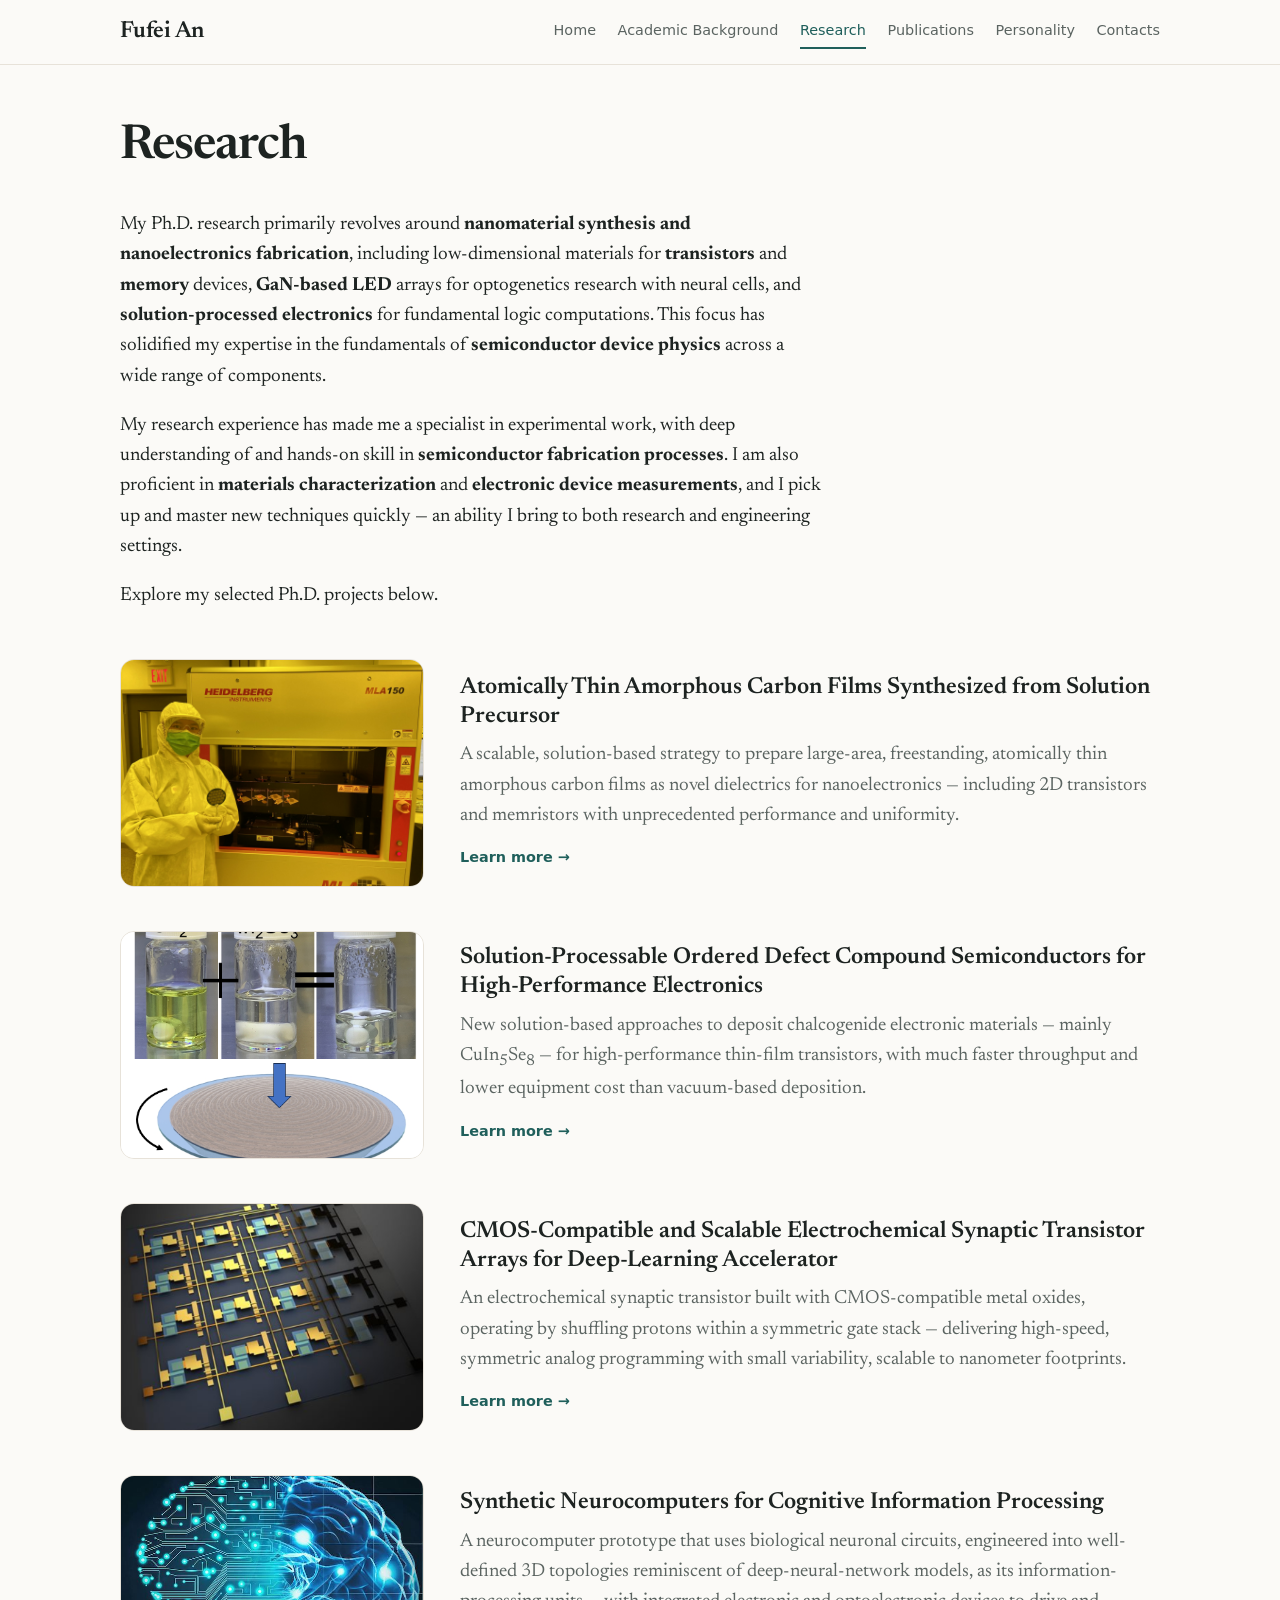
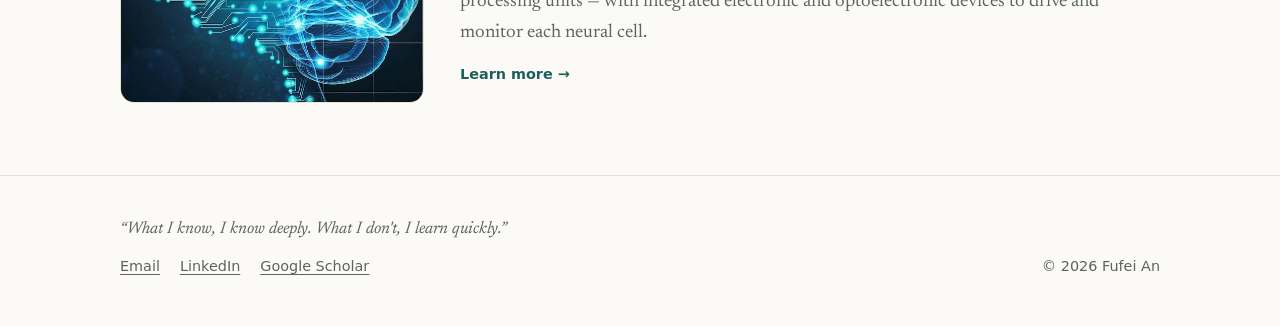
<file: research/index.html>
<!doctype html><html lang=en-US><head><meta charset=utf-8><meta name=viewport content="width=device-width,initial-scale=1"><title>Research — Fufei An</title><meta name=description content="My Ph.D. research primarily revolves around nanomaterial synthesis and nanoelectronics fabrication, including low-dimensional materials for transistors and …"><link rel=canonical href=https://fufeian.me/research/><meta property="og:type" content="article"><meta property="og:site_name" content="Fufei An"><meta property="og:title" content="Research — Fufei An"><meta property="og:description" content="My Ph.D. research primarily revolves around nanomaterial synthesis and nanoelectronics fabrication, including low-dimensional materials for transistors and …"><meta property="og:url" content="https://fufeian.me/research/"><meta property="og:image" content="https://fufeian.me/wp-content/uploads/2023/05/FufeiAnProfessionalPhoto-768x1024.jpg"><meta name=twitter:card content="summary"><meta name=color-scheme content="light dark"><link rel=icon href=/favicon.svg type=image/svg+xml><link rel=preconnect href=https://fonts.googleapis.com><link rel=preconnect href=https://fonts.gstatic.com crossorigin><link rel=stylesheet href="https://fonts.googleapis.com/css2?family=Newsreader:ital,opsz,wght@0,6..72,400..700;1,6..72,400..600&display=swap"><link rel=stylesheet href=/css/main.min.396f3d13bcf6758d6551b4c87f5691c9eabbbce4ee2efc97a62ed411775b8c0e.css integrity="sha256-OW89E7z2dY1lUbTIf1aRyeq7vOTuLvyXpi7UEXdbjA4="></head><body class=kind-section><a class=skip-link href=#main>Skip to content</a><header class=site-header><div class="wrap header-inner"><a class=brand href=/>Fufei An</a><nav class=site-nav aria-label=Main><a href=/>Home</a>
<a href=/academic-background/>Academic Background</a>
<a href=/research/ aria-current=page>Research</a>
<a href=/publication/>Publications</a>
<a href=/personality/>Personality</a>
<a href=/contacts/>Contacts</a></nav></div></header><main id=main><article class="wrap page"><header class=page-head><h1 class=page-title>Research</h1></header><div class=prose><p>My Ph.D. research primarily revolves around <strong>nanomaterial synthesis and nanoelectronics fabrication</strong>, including low-dimensional materials for <strong>transistors</strong> and <strong>memory</strong> devices, <strong>GaN-based LED</strong> arrays for optogenetics research with neural cells, and <strong>solution-processed electronics</strong> for fundamental logic computations. This focus has solidified my expertise in the fundamentals of <strong>semiconductor device physics</strong> across a wide range of components.</p><p>My research experience has made me a specialist in experimental work, with deep understanding of and hands-on skill in <strong>semiconductor fabrication processes</strong>. I am also proficient in <strong>materials characterization</strong> and <strong>electronic device measurements</strong>, and I pick up and master new techniques quickly — an ability I bring to both research and engineering settings.</p><p>Explore my selected Ph.D. projects below.</p></div><div class=project-list><section class=project-row><a class=project-media href=/2d-amorphous-carbon-dielectric-for-nanoelectronics/ tabindex=-1 aria-hidden=true><img src=/wp-content/uploads/2022/06/Image-of-Fufei-An-holding-3-inch-wafer-prototype-1-scaled.jpeg alt loading=lazy></a><div class=project-text><h2><a href=/2d-amorphous-carbon-dielectric-for-nanoelectronics/>Atomically Thin Amorphous Carbon Films Synthesized from Solution Precursor</a></h2><p>A scalable, solution-based strategy to prepare large-area, freestanding, atomically thin amorphous carbon films as novel dielectrics for nanoelectronics — including 2D transistors and memristors with unprecedented performance and uniformity.</p><a class=more href=/2d-amorphous-carbon-dielectric-for-nanoelectronics/>Learn more →</a></div></section><section class=project-row><a class=project-media href=/solution-processable-ordered-defect-compound-semiconductors-for-high-performance-electronics/ tabindex=-1 aria-hidden=true><img src=/wp-content/uploads/2023/12/Picture2-1.png alt loading=lazy></a><div class=project-text><h2><a href=/solution-processable-ordered-defect-compound-semiconductors-for-high-performance-electronics/>Solution-Processable Ordered Defect Compound Semiconductors for High-Performance Electronics</a></h2><p>New solution-based approaches to deposit chalcogenide electronic materials — mainly CuIn<sub>5</sub>Se<sub>8</sub> — for high-performance thin-film transistors, with much faster throughput and lower equipment cost than vacuum-based deposition.</p><a class=more href=/solution-processable-ordered-defect-compound-semiconductors-for-high-performance-electronics/>Learn more →</a></div></section><section class=project-row><a class=project-media href=/cmos-compatible-ecram/ tabindex=-1 aria-hidden=true><img src=/wp-content/uploads/2023/04/CMOS-image.png alt loading=lazy></a><div class=project-text><h2><a href=/cmos-compatible-ecram/>CMOS-Compatible and Scalable Electrochemical Synaptic Transistor Arrays for Deep-Learning Accelerator</a></h2><p>An electrochemical synaptic transistor built with CMOS-compatible metal oxides, operating by shuffling protons within a symmetric gate stack — delivering high-speed, symmetric analog programming with small variability, scalable to nanometer footprints.</p><a class=more href=/cmos-compatible-ecram/>Learn more →</a></div></section><section class=project-row><a class=project-media href=/synthetic-neurocomputers-for-cognitive-information-processing/ tabindex=-1 aria-hidden=true><img src=/wp-content/uploads/2022/07/1.jpg alt loading=lazy></a><div class=project-text><h2><a href=/synthetic-neurocomputers-for-cognitive-information-processing/>Synthetic Neurocomputers for Cognitive Information Processing</a></h2><p>A neurocomputer prototype that uses biological neuronal circuits, engineered into well-defined 3D topologies reminiscent of deep-neural-network models, as its information-processing units — with integrated electronic and optoelectronic devices to drive and monitor each neural cell.</p><a class=more href=/synthetic-neurocomputers-for-cognitive-information-processing/>Learn more →</a></div></section></div></article></main><footer class=site-footer><div class="wrap footer-inner"><p class=footer-quote>“What I know, I know deeply. What I don't, I learn quickly.”</p><ul class=footer-links><li><a href=mailto:fufeian1995@gmail.com>Email</a></li><li><a href=https://www.linkedin.com/in/fufei-an-964aa0138/ rel=noopener>LinkedIn</a></li><li><a href="https://scholar.google.com/citations?user=dGFfGi8AAAAJ&amp;hl=en" rel=noopener>Google Scholar</a></li></ul><p class=footer-copy>© 2026 Fufei An</p></div></footer></body></html>
</file>
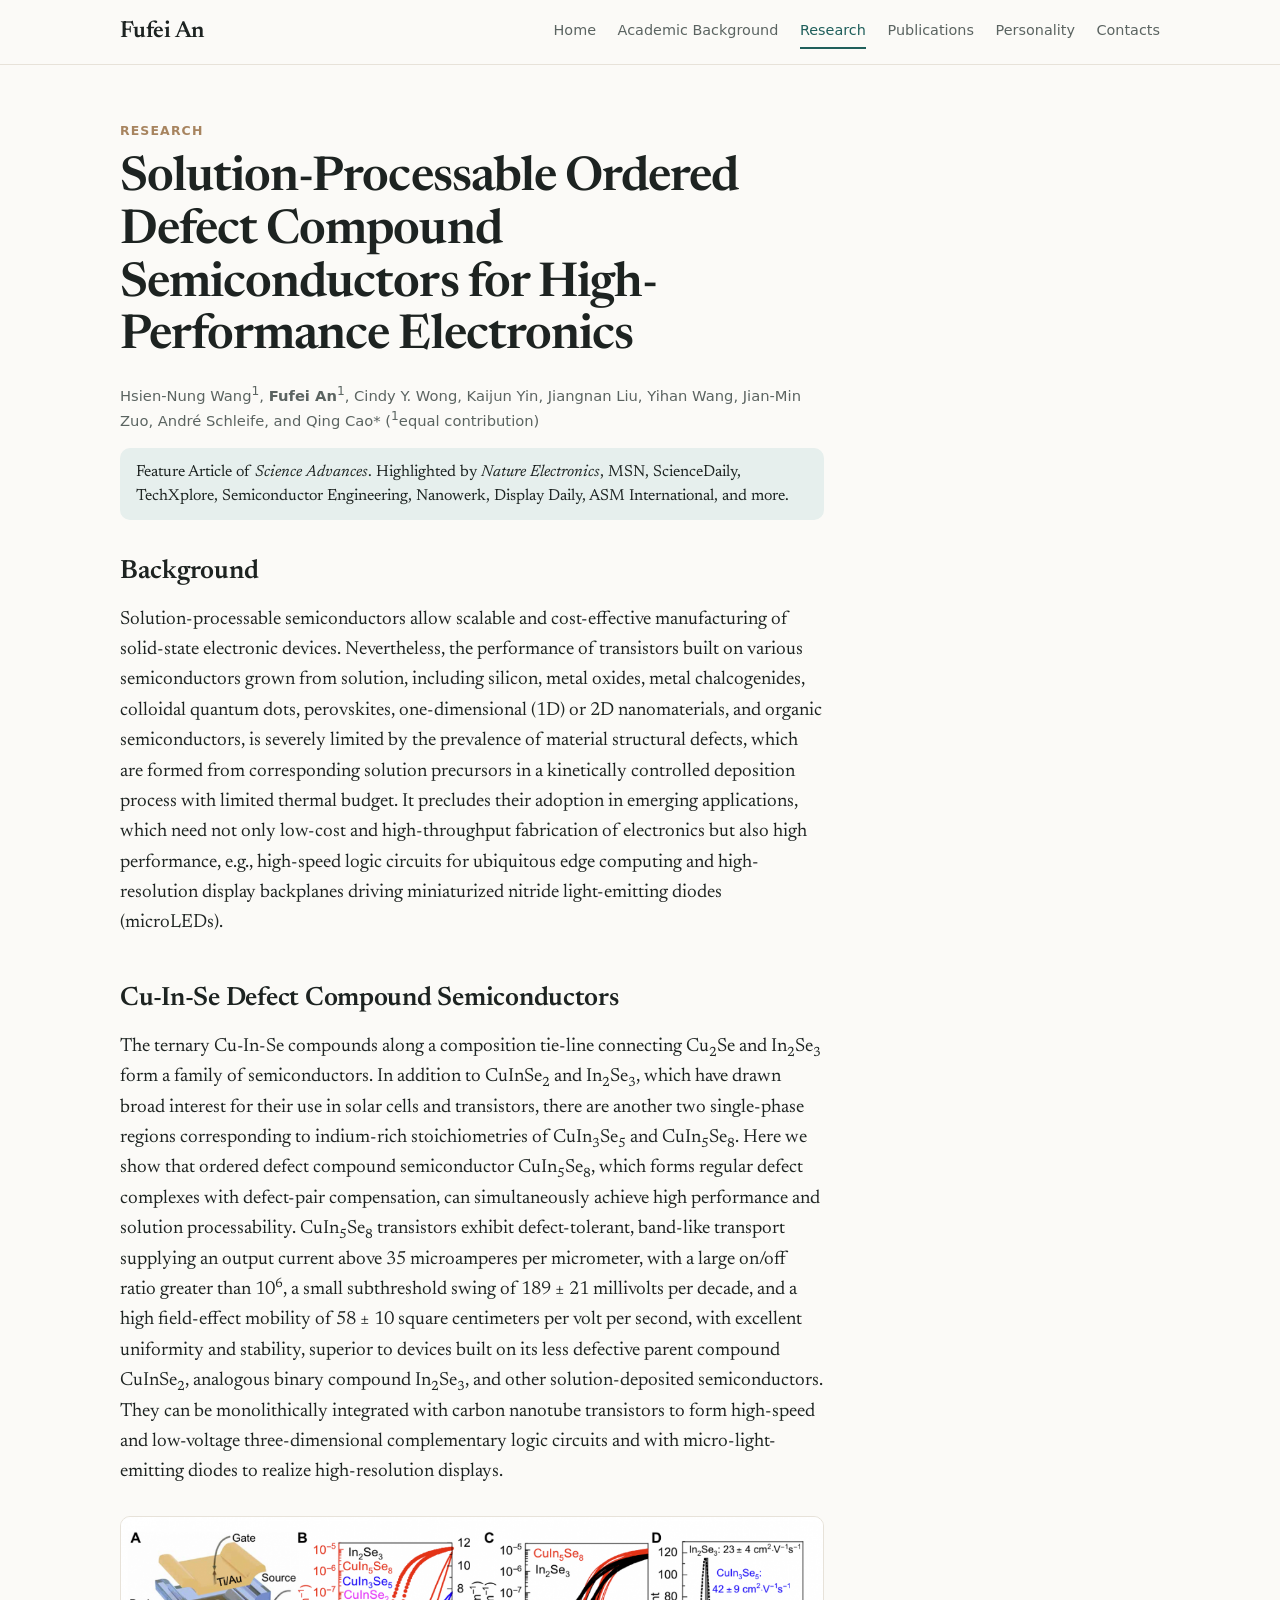
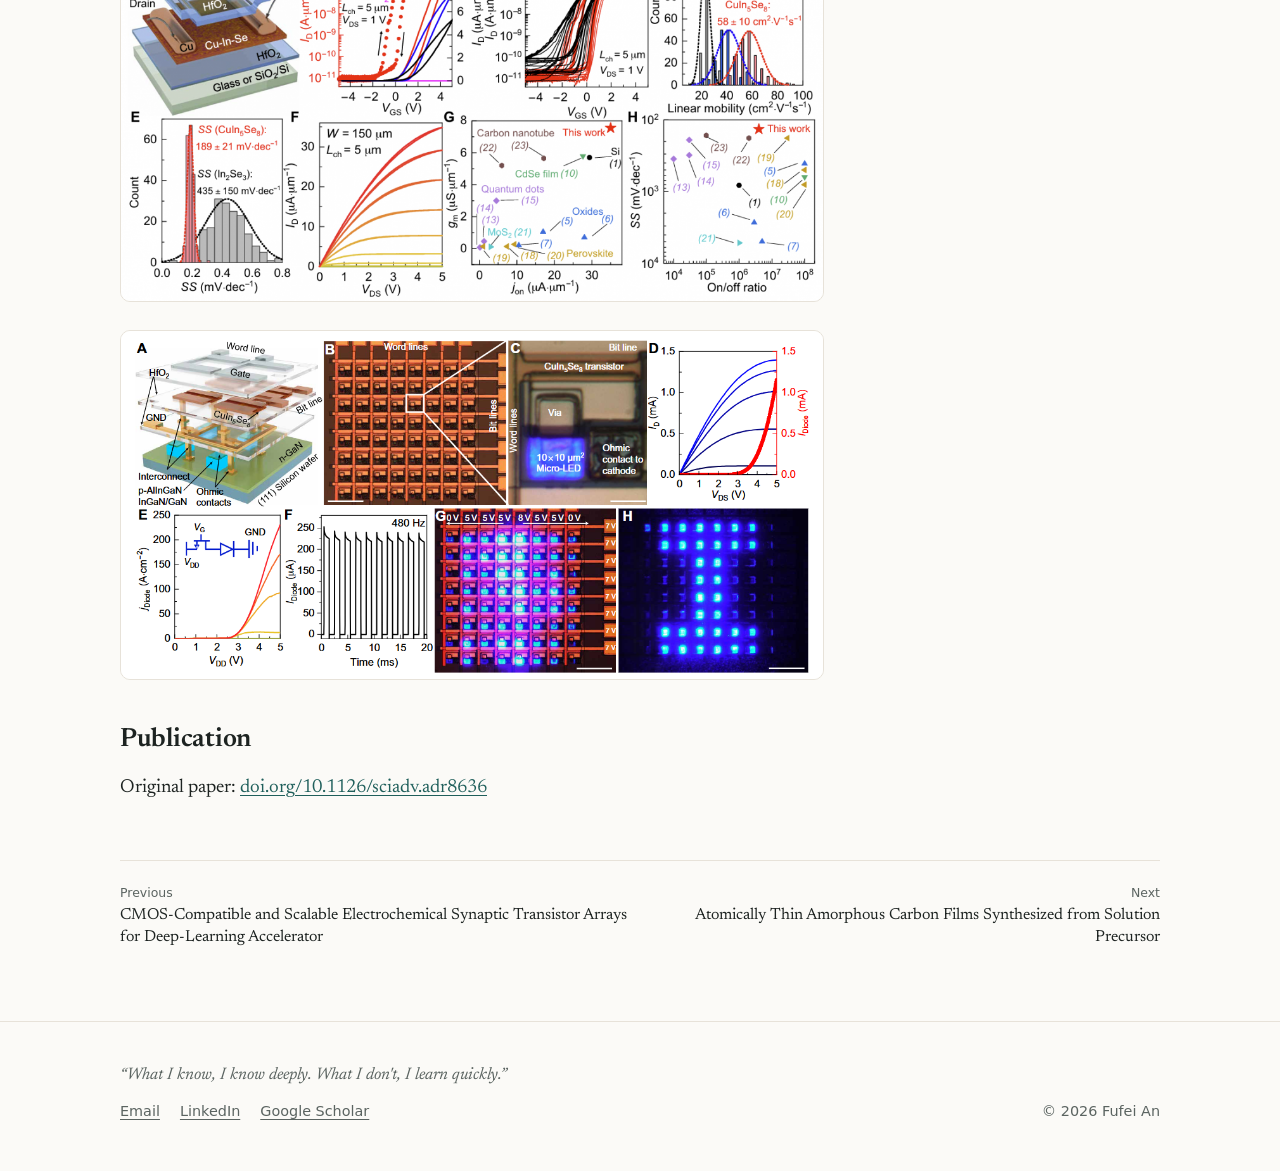
<file: solution-processable-ordered-defect-compound-semiconductors-for-high-performance-electronics/index.html>
<!doctype html><html lang=en-US><head><meta charset=utf-8><meta name=viewport content="width=device-width,initial-scale=1"><title>Solution-Processable Ordered Defect Compound Semiconductors for High-Performance Electronics — Fufei An</title><meta name=description content="New solution-based approaches to deposit chalcogenide electronic materials — mainly CuIn5Se8 — for high-performance thin-film transistors, with much faster …"><link rel=canonical href=https://fufeian.me/solution-processable-ordered-defect-compound-semiconductors-for-high-performance-electronics/><meta property="og:type" content="article"><meta property="og:site_name" content="Fufei An"><meta property="og:title" content="Solution-Processable Ordered Defect Compound Semiconductors for High-Performance Electronics — Fufei An"><meta property="og:description" content="New solution-based approaches to deposit chalcogenide electronic materials — mainly CuIn5Se8 — for high-performance thin-film transistors, with much faster …"><meta property="og:url" content="https://fufeian.me/solution-processable-ordered-defect-compound-semiconductors-for-high-performance-electronics/"><meta property="og:image" content="https://fufeian.me/wp-content/uploads/2023/12/Picture2-1.png"><meta name=twitter:card content="summary"><meta name=color-scheme content="light dark"><link rel=icon href=/favicon.svg type=image/svg+xml><link rel=preconnect href=https://fonts.googleapis.com><link rel=preconnect href=https://fonts.gstatic.com crossorigin><link rel=stylesheet href="https://fonts.googleapis.com/css2?family=Newsreader:ital,opsz,wght@0,6..72,400..700;1,6..72,400..600&display=swap"><link rel=stylesheet href=/css/main.min.396f3d13bcf6758d6551b4c87f5691c9eabbbce4ee2efc97a62ed411775b8c0e.css integrity="sha256-OW89E7z2dY1lUbTIf1aRyeq7vOTuLvyXpi7UEXdbjA4="></head><body class=kind-page><a class=skip-link href=#main>Skip to content</a><header class=site-header><div class="wrap header-inner"><a class=brand href=/>Fufei An</a><nav class=site-nav aria-label=Main><a href=/>Home</a>
<a href=/academic-background/>Academic Background</a>
<a href=/research/ aria-current=page>Research</a>
<a href=/publication/>Publications</a>
<a href=/personality/>Personality</a>
<a href=/contacts/>Contacts</a></nav></div></header><main id=main><article class="wrap page"><header class=page-head><p class=eyebrow><a href=/research/>Research</a></p><h1 class=page-title>Solution-Processable Ordered Defect Compound Semiconductors for High-Performance Electronics</h1><p class=authors>Hsien-Nung Wang<sup>1</sup>, <strong>Fufei An</strong><sup>1</sup>, Cindy Y. Wong, Kaijun Yin, Jiangnan Liu, Yihan Wang, Jian-Min Zuo, André Schleife, and Qing Cao* (<sup>1</sup>equal contribution)</p><p class=highlight>Feature Article of <em>Science Advances</em>. Highlighted by <em>Nature Electronics</em>, MSN, ScienceDaily, TechXplore, Semiconductor Engineering, Nanowerk, Display Daily, ASM International, and more.</p></header><div class=prose><h2 id=background>Background</h2><p>Solution-processable semiconductors allow scalable and cost-effective manufacturing of solid-state electronic devices. Nevertheless, the performance of transistors built on various semiconductors grown from solution, including silicon, metal oxides, metal chalcogenides, colloidal quantum dots, perovskites, one-dimensional (1D) or 2D nanomaterials, and organic semiconductors, is severely limited by the prevalence of material structural defects, which are formed from corresponding solution precursors in a kinetically controlled deposition process with limited thermal budget. It precludes their adoption in emerging applications, which need not only low-cost and high-throughput fabrication of electronics but also high performance, e.g., high-speed logic circuits for ubiquitous edge computing and high-resolution display backplanes driving miniaturized nitride light-emitting diodes (microLEDs).</p><h2 id=cu-in-se-defect-compound-semiconductors>Cu-In-Se Defect Compound Semiconductors</h2><p>The ternary Cu-In-Se compounds along a composition tie-line connecting Cu<sub>2</sub>Se and In<sub>2</sub>Se<sub>3</sub> form a family of semiconductors. In addition to CuInSe<sub>2</sub> and In<sub>2</sub>Se<sub>3</sub>, which have drawn broad interest for their use in solar cells and transistors, there are another two single-phase regions corresponding to indium-rich stoichiometries of CuIn<sub>3</sub>Se<sub>5</sub> and CuIn<sub>5</sub>Se<sub>8</sub>. Here we show that ordered defect compound semiconductor CuIn<sub>5</sub>Se<sub>8</sub>, which forms regular defect complexes with defect-pair compensation, can simultaneously achieve high performance and solution processability. CuIn<sub>5</sub>Se<sub>8</sub> transistors exhibit defect-tolerant, band-like transport supplying an output current above 35 microamperes per micrometer, with a large on/off ratio greater than 10<sup>6</sup>, a small subthreshold swing of 189 ± 21 millivolts per decade, and a high field-effect mobility of 58 ± 10 square centimeters per volt per second, with excellent uniformity and stability, superior to devices built on its less defective parent compound CuInSe<sub>2</sub>, analogous binary compound In<sub>2</sub>Se<sub>3</sub>, and other solution-deposited semiconductors. They can be monolithically integrated with carbon nanotube transistors to form high-speed and low-voltage three-dimensional complementary logic circuits and with micro-light-emitting diodes to realize high-resolution displays.</p><p><a href=/wp-content/uploads/2025/01/0.png><img src=/wp-content/uploads/2025/01/0-1108x606.png alt loading=lazy decoding=async></a></p><p><a href=/wp-content/uploads/2025/01/3.png><img src=/wp-content/uploads/2025/01/3.png alt loading=lazy decoding=async></a></p><h2 id=publication>Publication</h2><p>Original paper: <a href=https://www.science.org/doi/10.1126/sciadv.adr8636>doi.org/10.1126/sciadv.adr8636</a></p></div><nav class=pager aria-label="More research"><a href=/cmos-compatible-ecram/><span>Previous</span>CMOS-Compatible and Scalable Electrochemical Synaptic Transistor Arrays for Deep-Learning Accelerator</a>
<a class=next href=/2d-amorphous-carbon-dielectric-for-nanoelectronics/><span>Next</span>Atomically Thin Amorphous Carbon Films Synthesized from Solution Precursor</a></nav></article></main><footer class=site-footer><div class="wrap footer-inner"><p class=footer-quote>“What I know, I know deeply. What I don't, I learn quickly.”</p><ul class=footer-links><li><a href=mailto:fufeian1995@gmail.com>Email</a></li><li><a href=https://www.linkedin.com/in/fufei-an-964aa0138/ rel=noopener>LinkedIn</a></li><li><a href="https://scholar.google.com/citations?user=dGFfGi8AAAAJ&amp;hl=en" rel=noopener>Google Scholar</a></li></ul><p class=footer-copy>© 2026 Fufei An</p></div></footer></body></html>
</file>
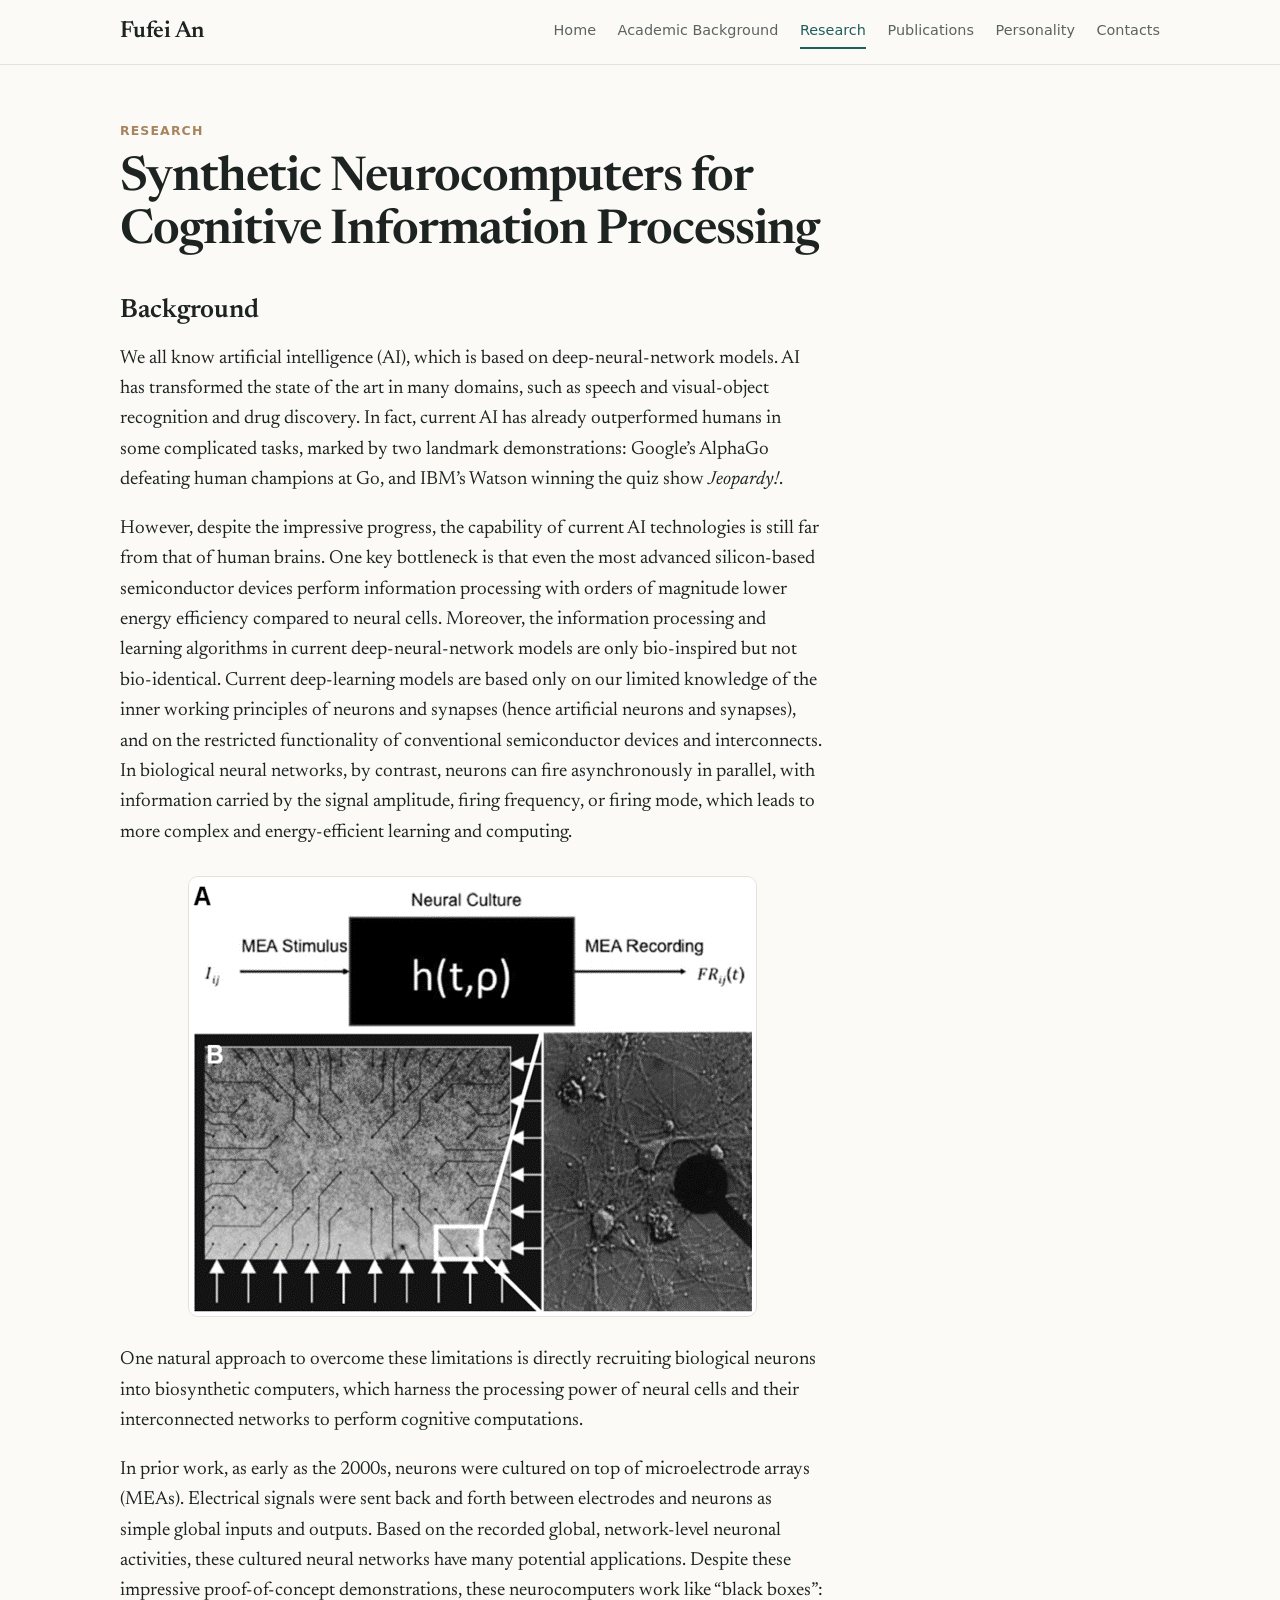
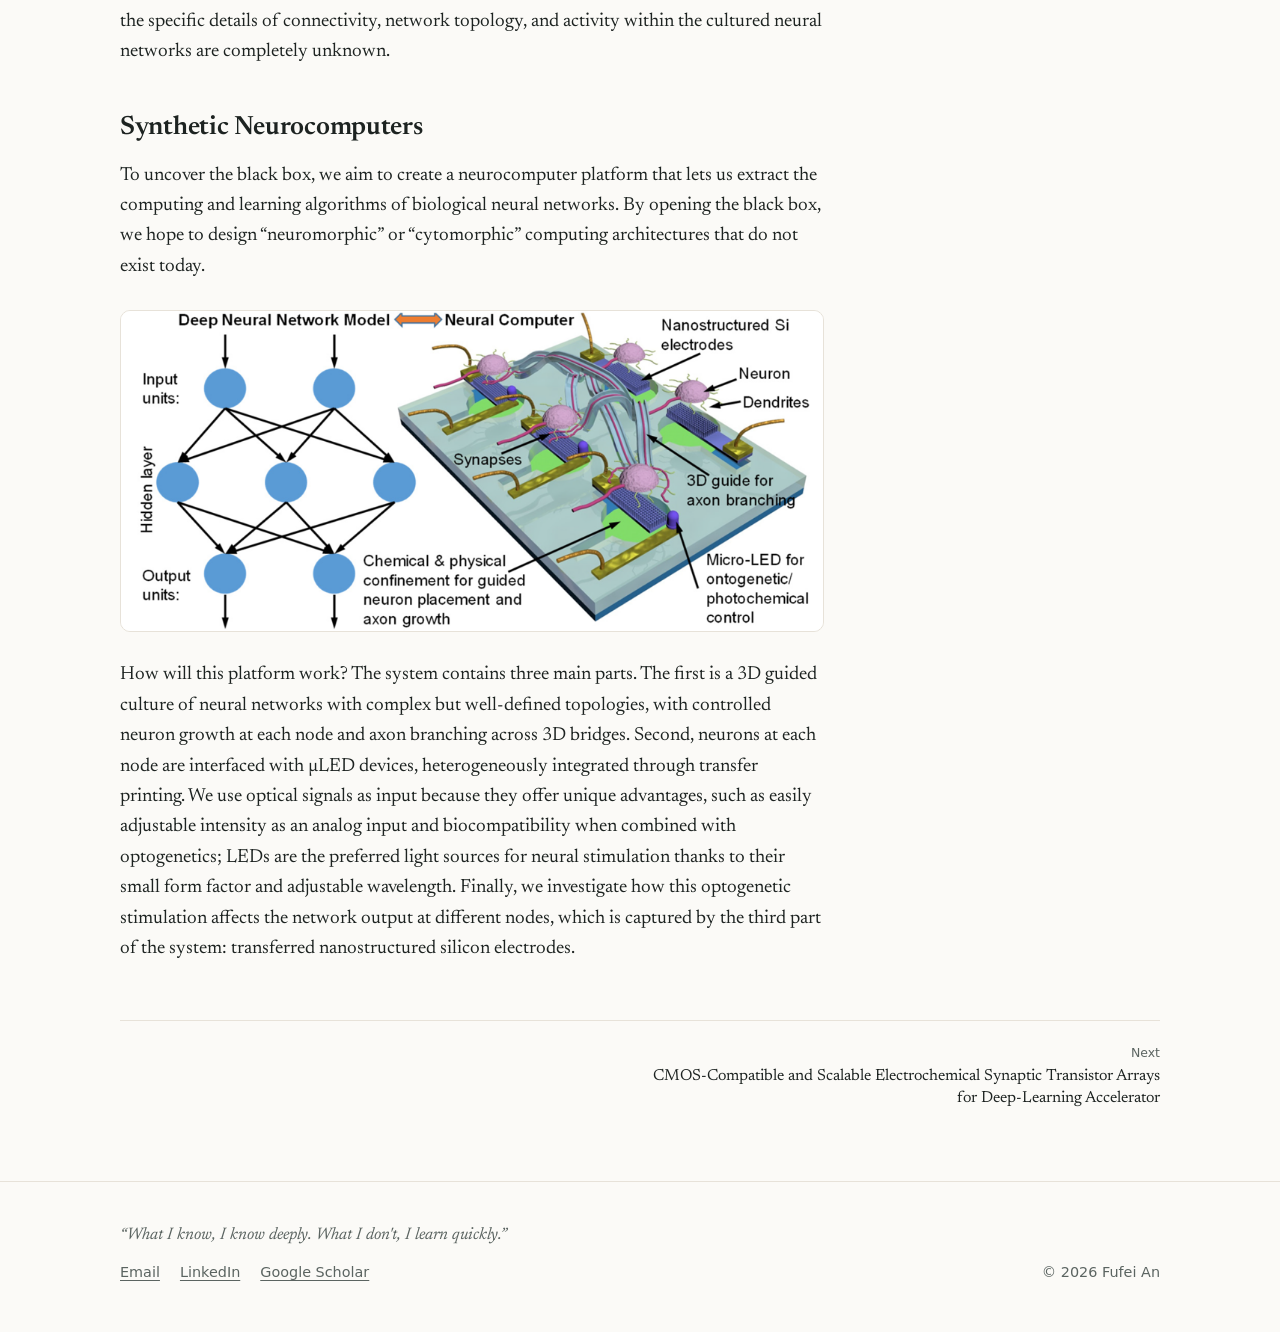
<file: synthetic-neurocomputers-for-cognitive-information-processing/index.html>
<!doctype html><html lang=en-US><head><meta charset=utf-8><meta name=viewport content="width=device-width,initial-scale=1"><title>Synthetic Neurocomputers for Cognitive Information Processing — Fufei An</title><meta name=description content="A neurocomputer prototype that uses biological neuronal circuits, engineered into well-defined 3D topologies reminiscent of deep-neural-network models, as its …"><link rel=canonical href=https://fufeian.me/synthetic-neurocomputers-for-cognitive-information-processing/><meta property="og:type" content="article"><meta property="og:site_name" content="Fufei An"><meta property="og:title" content="Synthetic Neurocomputers for Cognitive Information Processing — Fufei An"><meta property="og:description" content="A neurocomputer prototype that uses biological neuronal circuits, engineered into well-defined 3D topologies reminiscent of deep-neural-network models, as its …"><meta property="og:url" content="https://fufeian.me/synthetic-neurocomputers-for-cognitive-information-processing/"><meta property="og:image" content="https://fufeian.me/wp-content/uploads/2022/07/1.jpg"><meta name=twitter:card content="summary"><meta name=color-scheme content="light dark"><link rel=icon href=/favicon.svg type=image/svg+xml><link rel=preconnect href=https://fonts.googleapis.com><link rel=preconnect href=https://fonts.gstatic.com crossorigin><link rel=stylesheet href="https://fonts.googleapis.com/css2?family=Newsreader:ital,opsz,wght@0,6..72,400..700;1,6..72,400..600&display=swap"><link rel=stylesheet href=/css/main.min.396f3d13bcf6758d6551b4c87f5691c9eabbbce4ee2efc97a62ed411775b8c0e.css integrity="sha256-OW89E7z2dY1lUbTIf1aRyeq7vOTuLvyXpi7UEXdbjA4="></head><body class=kind-page><a class=skip-link href=#main>Skip to content</a><header class=site-header><div class="wrap header-inner"><a class=brand href=/>Fufei An</a><nav class=site-nav aria-label=Main><a href=/>Home</a>
<a href=/academic-background/>Academic Background</a>
<a href=/research/ aria-current=page>Research</a>
<a href=/publication/>Publications</a>
<a href=/personality/>Personality</a>
<a href=/contacts/>Contacts</a></nav></div></header><main id=main><article class="wrap page"><header class=page-head><p class=eyebrow><a href=/research/>Research</a></p><h1 class=page-title>Synthetic Neurocomputers for Cognitive Information Processing</h1></header><div class=prose><h2 id=background>Background</h2><p>We all know artificial intelligence (AI), which is based on deep-neural-network models. AI has transformed the state of the art in many domains, such as speech and visual-object recognition and drug discovery. In fact, current AI has already outperformed humans in some complicated tasks, marked by two landmark demonstrations: Google&rsquo;s AlphaGo defeating human champions at Go, and IBM&rsquo;s Watson winning the quiz show <em>Jeopardy!</em>.</p><p>However, despite the impressive progress, the capability of current AI technologies is still far from that of human brains. One key bottleneck is that even the most advanced silicon-based semiconductor devices perform information processing with orders of magnitude lower energy efficiency compared to neural cells. Moreover, the information processing and learning algorithms in current deep-neural-network models are only bio-inspired but not bio-identical. Current deep-learning models are based only on our limited knowledge of the inner working principles of neurons and synapses (hence artificial neurons and synapses), and on the restricted functionality of conventional semiconductor devices and interconnects. In biological neural networks, by contrast, neurons can fire asynchronously in parallel, with information carried by the signal amplitude, firing frequency, or firing mode, which leads to more complex and energy-efficient learning and computing.</p><p><img src=/wp-content/uploads/2023/12/Picture1-567x439.png alt loading=lazy decoding=async></p><p>One natural approach to overcome these limitations is directly recruiting biological neurons into biosynthetic computers, which harness the processing power of neural cells and their interconnected networks to perform cognitive computations.</p><p>In prior work, as early as the 2000s, neurons were cultured on top of microelectrode arrays (MEAs). Electrical signals were sent back and forth between electrodes and neurons as simple global inputs and outputs. Based on the recorded global, network-level neuronal activities, these cultured neural networks have many potential applications. Despite these impressive proof-of-concept demonstrations, these neurocomputers work like “black boxes”: the specific details of connectivity, network topology, and activity within the cultured neural networks are completely unknown.</p><h2 id=synthetic-neurocomputers>Synthetic Neurocomputers</h2><p>To uncover the black box, we aim to create a neurocomputer platform that lets us extract the computing and learning algorithms of biological neural networks. By opening the black box, we hope to design “neuromorphic” or “cytomorphic” computing architectures that do not exist today.</p><p><img src=/wp-content/uploads/2023/12/Picture2-938x428.png alt loading=lazy decoding=async></p><p>How will this platform work? The system contains three main parts. The first is a 3D guided culture of neural networks with complex but well-defined topologies, with controlled neuron growth at each node and axon branching across 3D bridges. Second, neurons at each node are interfaced with µLED devices, heterogeneously integrated through transfer printing. We use optical signals as input because they offer unique advantages, such as easily adjustable intensity as an analog input and biocompatibility when combined with optogenetics; LEDs are the preferred light sources for neural stimulation thanks to their small form factor and adjustable wavelength. Finally, we investigate how this optogenetic stimulation affects the network output at different nodes, which is captured by the third part of the system: transferred nanostructured silicon electrodes.</p></div><nav class=pager aria-label="More research"><span></span>
<a class=next href=/cmos-compatible-ecram/><span>Next</span>CMOS-Compatible and Scalable Electrochemical Synaptic Transistor Arrays for Deep-Learning Accelerator</a></nav></article></main><footer class=site-footer><div class="wrap footer-inner"><p class=footer-quote>“What I know, I know deeply. What I don't, I learn quickly.”</p><ul class=footer-links><li><a href=mailto:fufeian1995@gmail.com>Email</a></li><li><a href=https://www.linkedin.com/in/fufei-an-964aa0138/ rel=noopener>LinkedIn</a></li><li><a href="https://scholar.google.com/citations?user=dGFfGi8AAAAJ&amp;hl=en" rel=noopener>Google Scholar</a></li></ul><p class=footer-copy>© 2026 Fufei An</p></div></footer></body></html>
</file>
